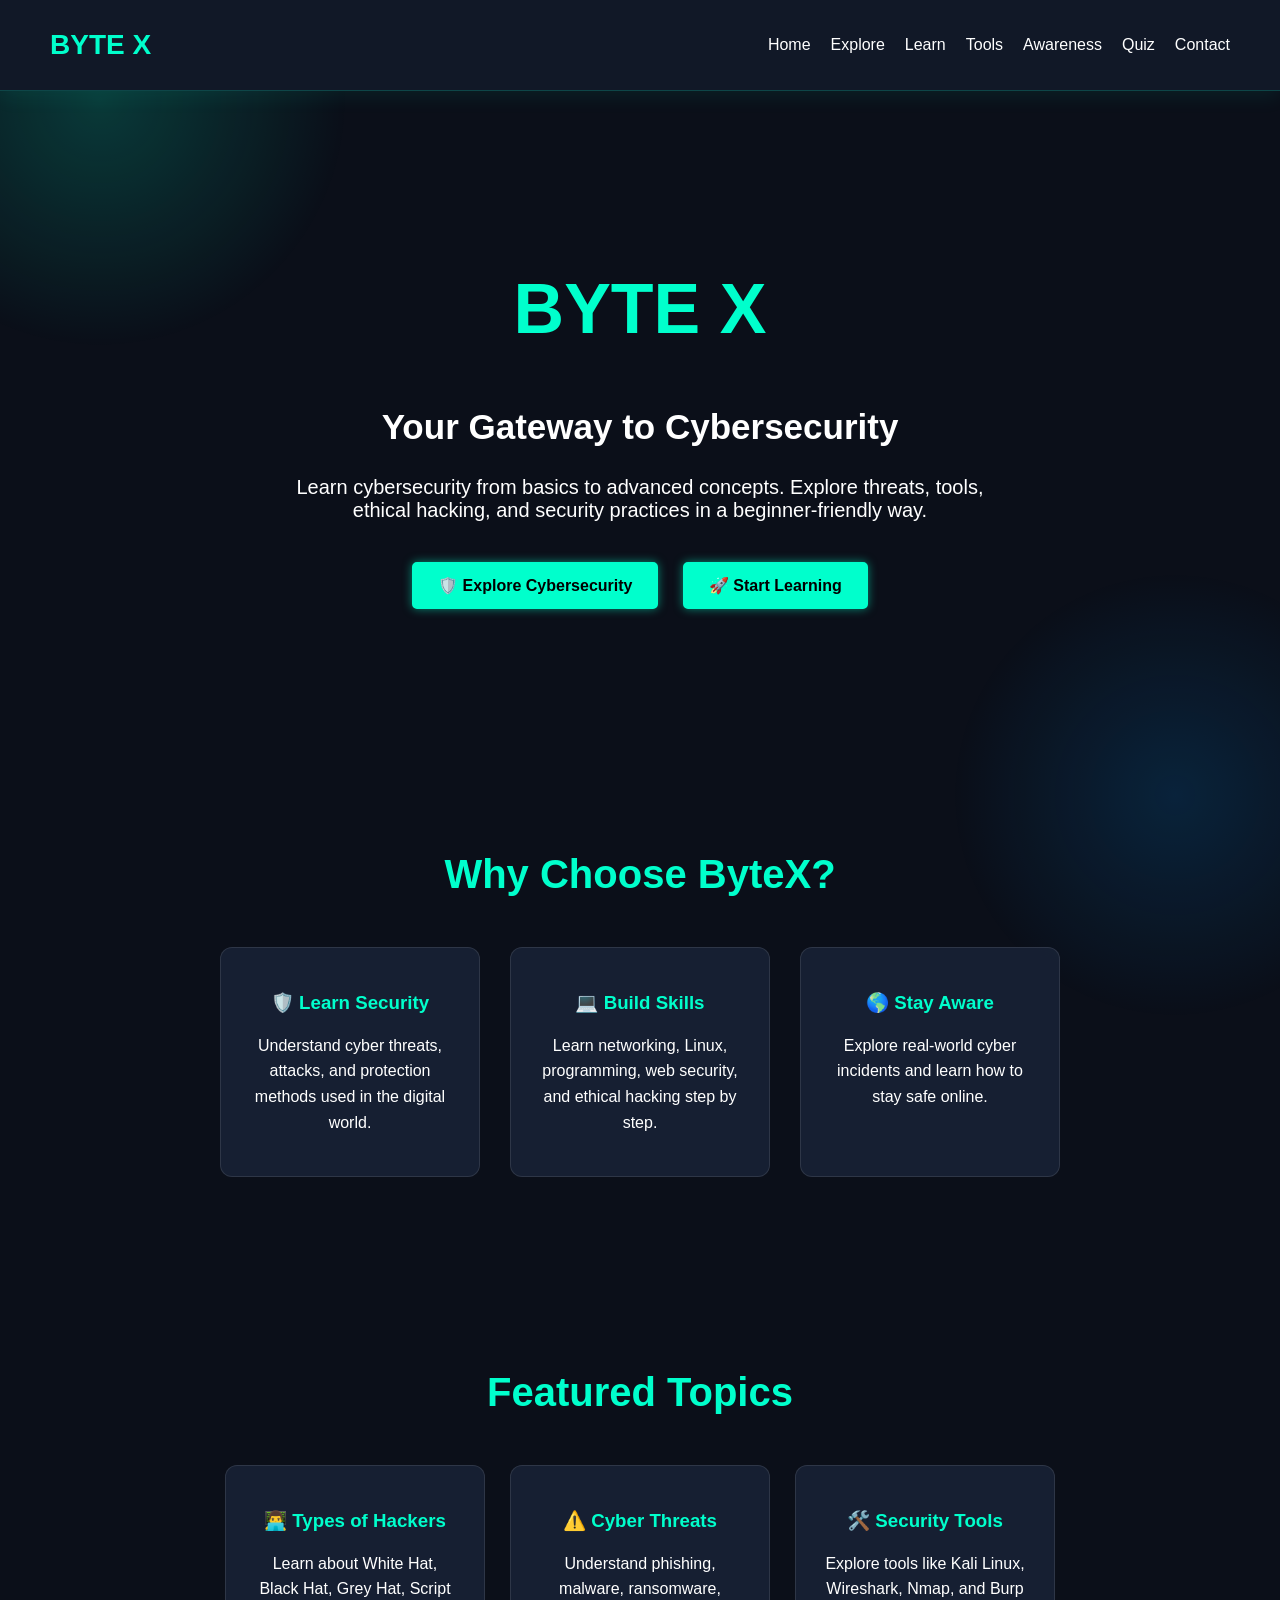
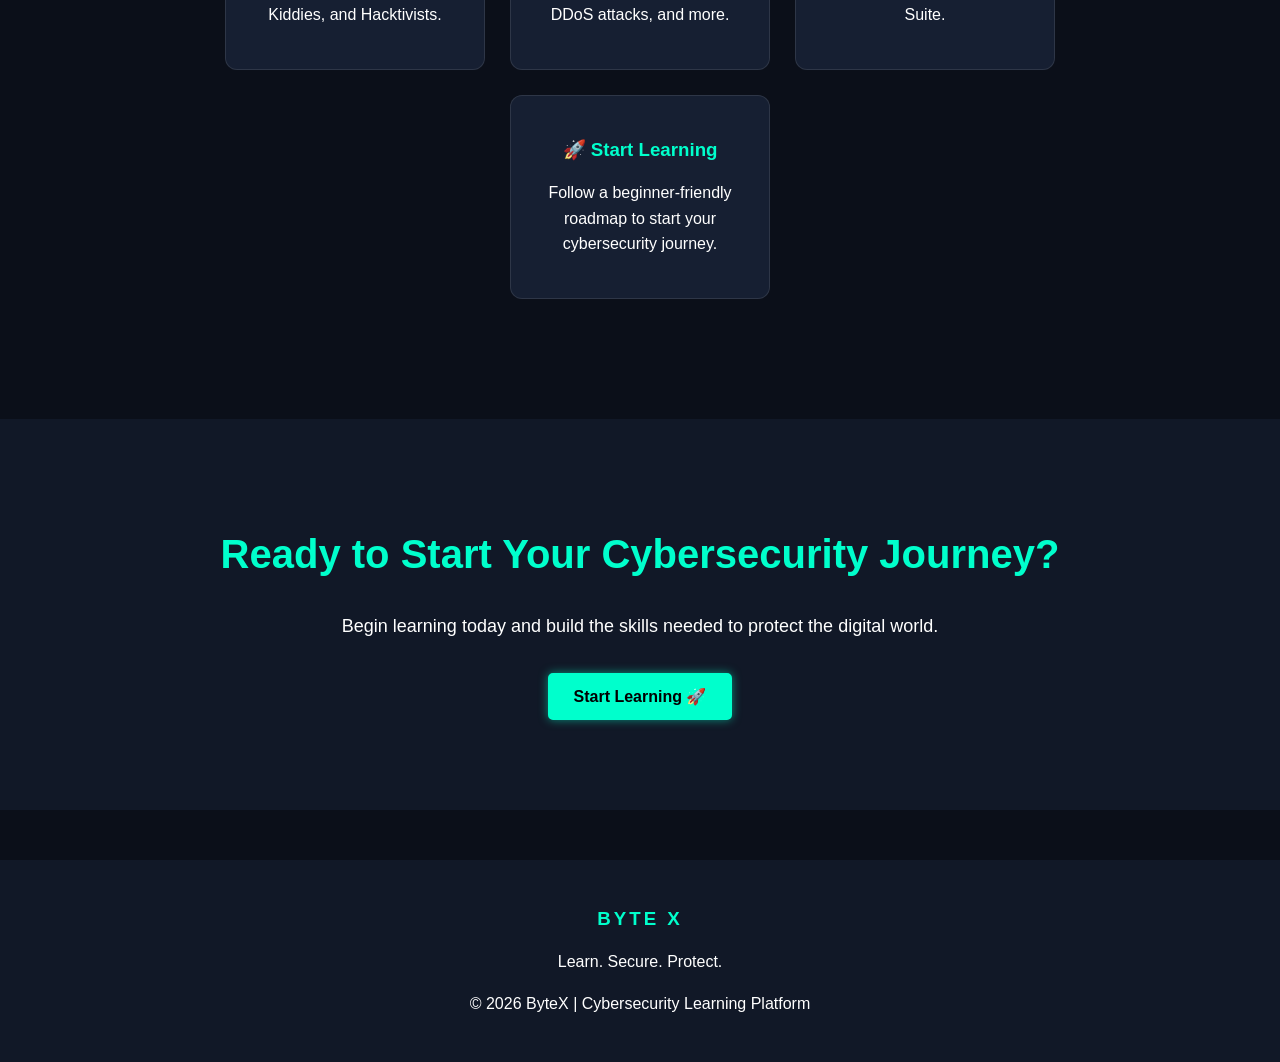
<file: index.html>
<!DOCTYPE html>
<html lang="en">

<head>
    <meta charset="UTF-8">
    <meta name="viewport" content="width=device-width, initial-scale=1.0">

    <title>Byte X | Cybersecurity Learning & Awareness</title>

    <link rel="stylesheet" href="style.css">
</head>


<body>


    <nav>

        <div class="logo">
            BYTE X
        </div>


        <ul>

            <li><a href="#">Home</a></li>

            <li><a href="pages/explore.html">Explore</a></li>

            <li><a href="pages/learn.html">Learn</a></li>

            <li><a href="pages/tools.html">Tools</a></li>

            <li><a href="pages/awareness.html">Awareness</a></li>

            <li><a href="pages/quiz.html">Quiz</a></li>

            <li><a href="pages/contact.html">Contact</a></li>

        </ul>

    </nav>



    <!-- Hero Section -->

    <section class="hero">


        <h1>BYTE X</h1>


        <h2>
            Your Gateway to Cybersecurity
        </h2>


        <p>
            Learn cybersecurity from basics to advanced concepts.
            Explore threats, tools, ethical hacking, and security
            practices in a beginner-friendly way.
        </p>


        <div class="buttons">


            <a href="pages/explore.html" class="btn">
                🛡️ Explore Cybersecurity
            </a>


            <a href="pages/learn.html" class="btn">
                🚀 Start Learning
            </a>


        </div>


    </section>




    <!-- Why ByteX Section -->

    <section class="why">


        <h2>
            Why Choose ByteX?
        </h2>


        <div class="topic-container">


            <div class="card">

                <h3>
                    🛡️ Learn Security
                </h3>

                <p>
                    Understand cyber threats, attacks, and
                    protection methods used in the digital world.
                </p>

            </div>



            <div class="card">

                <h3>
                    💻 Build Skills
                </h3>

                <p>
                    Learn networking, Linux, programming,
                    web security, and ethical hacking step by step.
                </p>

            </div>




            <div class="card">

                <h3>
                    🌎 Stay Aware
                </h3>

                <p>
                    Explore real-world cyber incidents and learn
                    how to stay safe online.
                </p>

            </div>


        </div>


    </section>





    <!-- Featured Topics -->

    <section class="topics">


        <h2>
            Featured Topics
        </h2>



        <div class="topic-container">


            <div class="card">

                <h3>
                    👨‍💻 Types of Hackers
                </h3>

                <p>
                    Learn about White Hat, Black Hat, Grey Hat,
                    Script Kiddies, and Hacktivists.
                </p>

            </div>




            <div class="card">

                <h3>
                    ⚠️ Cyber Threats
                </h3>

                <p>
                    Understand phishing, malware, ransomware,
                    DDoS attacks, and more.
                </p>

            </div>




            <div class="card">

                <h3>
                    🛠️ Security Tools
                </h3>

                <p>
                    Explore tools like Kali Linux, Wireshark,
                    Nmap, and Burp Suite.
                </p>

            </div>




            <div class="card">

                <h3>
                    🚀 Start Learning
                </h3>

                <p>
                    Follow a beginner-friendly roadmap to start
                    your cybersecurity journey.
                </p>

            </div>



        </div>


    </section>






    <!-- Call To Action -->

    <section class="cta">


        <h2>
            Ready to Start Your Cybersecurity Journey?
        </h2>


        <p>
            Begin learning today and build the skills needed
            to protect the digital world.
        </p>


        <a href="pages/learn.html" class="btn">
            Start Learning 🚀
        </a>


    </section>




    <script src="script.js"></script>

<footer>

    <h3>BYTE X</h3>

    <p>
        Learn. Secure. Protect.
    </p>

    <p>
        © 2026 ByteX | Cybersecurity Learning Platform
    </p>

</footer>
</body>

</html>
</file>
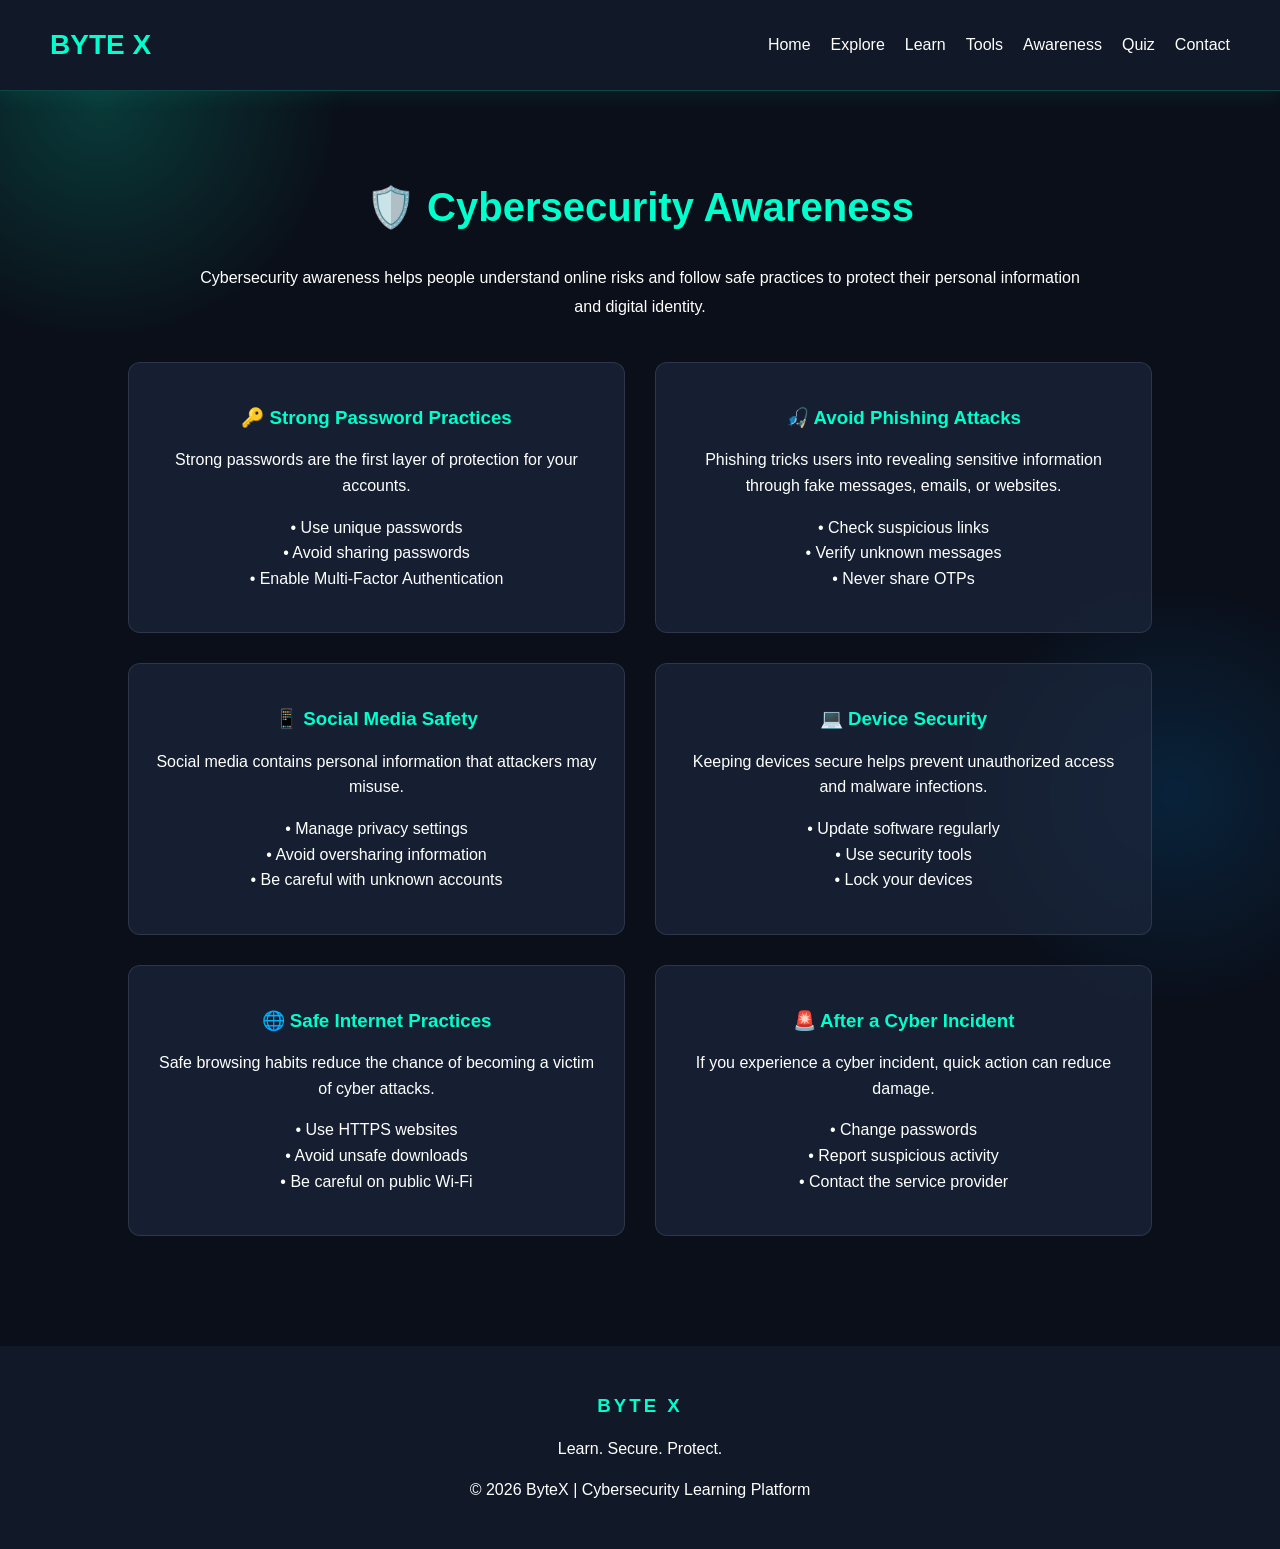
<file: pages/awareness.html>
<!DOCTYPE html>
<html lang="en">

<head>

<meta charset="UTF-8">
<meta name="viewport" content="width=device-width, initial-scale=1.0">

<title>Cyber Awareness | ByteX</title>

<link rel="stylesheet" href="../style.css">

</head>


<body>


<nav>

<div class="logo">
BYTE X
</div>


<ul>

<li><a href="../index.html">Home</a></li>
<li><a href="explore.html">Explore</a></li>
<li><a href="learn.html">Learn</a></li>
<li><a href="tools.html">Tools</a></li>
<li><a href="awareness.html">Awareness</a></li>
<li><a href="quiz.html">Quiz</a></li>
<li><a href="contact.html">Contact</a></li>

</ul>

</nav>




<section class="awareness">


<h1>🛡️ Cybersecurity Awareness</h1>


<p class="intro">
Cybersecurity awareness helps people understand online risks
and follow safe practices to protect their personal information
and digital identity.
</p>




<div class="awareness-container">



<div class="card">

<h3>🔑 Strong Password Practices</h3>

<p>
Strong passwords are the first layer of protection for your
accounts.
</p>

<p>
• Use unique passwords
<br>
• Avoid sharing passwords
<br>
• Enable Multi-Factor Authentication
</p>

</div>




<div class="card">

<h3>🎣 Avoid Phishing Attacks</h3>

<p>
Phishing tricks users into revealing sensitive information
through fake messages, emails, or websites.
</p>

<p>
• Check suspicious links
<br>
• Verify unknown messages
<br>
• Never share OTPs
</p>

</div>




<div class="card">

<h3>📱 Social Media Safety</h3>

<p>
Social media contains personal information that attackers
may misuse.
</p>

<p>
• Manage privacy settings
<br>
• Avoid oversharing information
<br>
• Be careful with unknown accounts
</p>

</div>




<div class="card">

<h3>💻 Device Security</h3>

<p>
Keeping devices secure helps prevent unauthorized access
and malware infections.
</p>

<p>
• Update software regularly
<br>
• Use security tools
<br>
• Lock your devices
</p>

</div>




<div class="card">

<h3>🌐 Safe Internet Practices</h3>

<p>
Safe browsing habits reduce the chance of becoming a victim
of cyber attacks.
</p>

<p>
• Use HTTPS websites
<br>
• Avoid unsafe downloads
<br>
• Be careful on public Wi-Fi
</p>

</div>




<div class="card">

<h3>🚨 After a Cyber Incident</h3>

<p>
If you experience a cyber incident, quick action can reduce
damage.
</p>

<p>
• Change passwords
<br>
• Report suspicious activity
<br>
• Contact the service provider
</p>

</div>



</div>


</section>

<footer>

    <h3>BYTE X</h3>

    <p>
        Learn. Secure. Protect.
    </p>

    <p>
        © 2026 ByteX | Cybersecurity Learning Platform
    </p>

</footer>

</body>

</html>
</file>
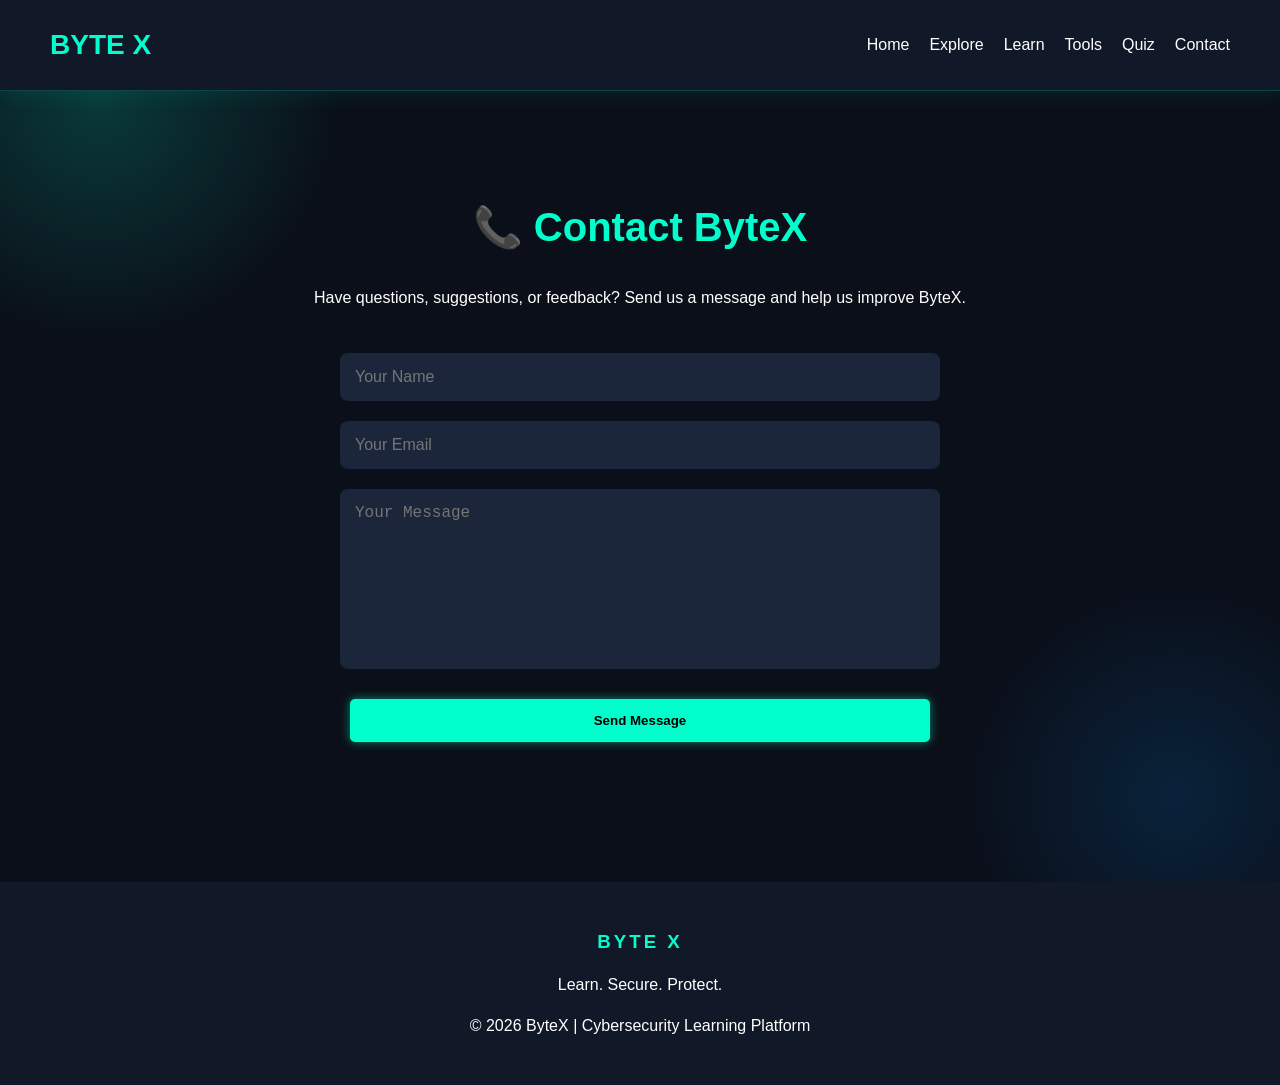
<file: pages/contact.html>
<!DOCTYPE html>
<html lang="en">

<head>

<meta charset="UTF-8">
<meta name="viewport" content="width=device-width, initial-scale=1.0">

<title>Contact | ByteX</title>

<link rel="stylesheet" href="../style.css">

</head>

<body>


<nav>

<div class="logo">
BYTE X
</div>


<ul>

<li><a href="../index.html">Home</a></li>
<li><a href="explore.html">Explore</a></li>
<li><a href="learn.html">Learn</a></li>
<li><a href="tools.html">Tools</a></li>
<li><a href="quiz.html">Quiz</a></li>
<li><a href="contact.html">Contact</a></li>

</ul>

</nav>




<section class="contact">


<h1>📞 Contact ByteX</h1>


<p class="intro">
Have questions, suggestions, or feedback?
Send us a message and help us improve ByteX.
</p>




<form class="contact-form">


<input type="text" placeholder="Your Name">


<input type="email" placeholder="Your Email">


<textarea placeholder="Your Message"></textarea>


<button class="btn">
Send Message
</button>


</form>


</section>

<footer>

    <h3>BYTE X</h3>

    <p>
        Learn. Secure. Protect.
    </p>

    <p>
        © 2026 ByteX | Cybersecurity Learning Platform
    </p>

</footer>

</body>

</html>
</file>
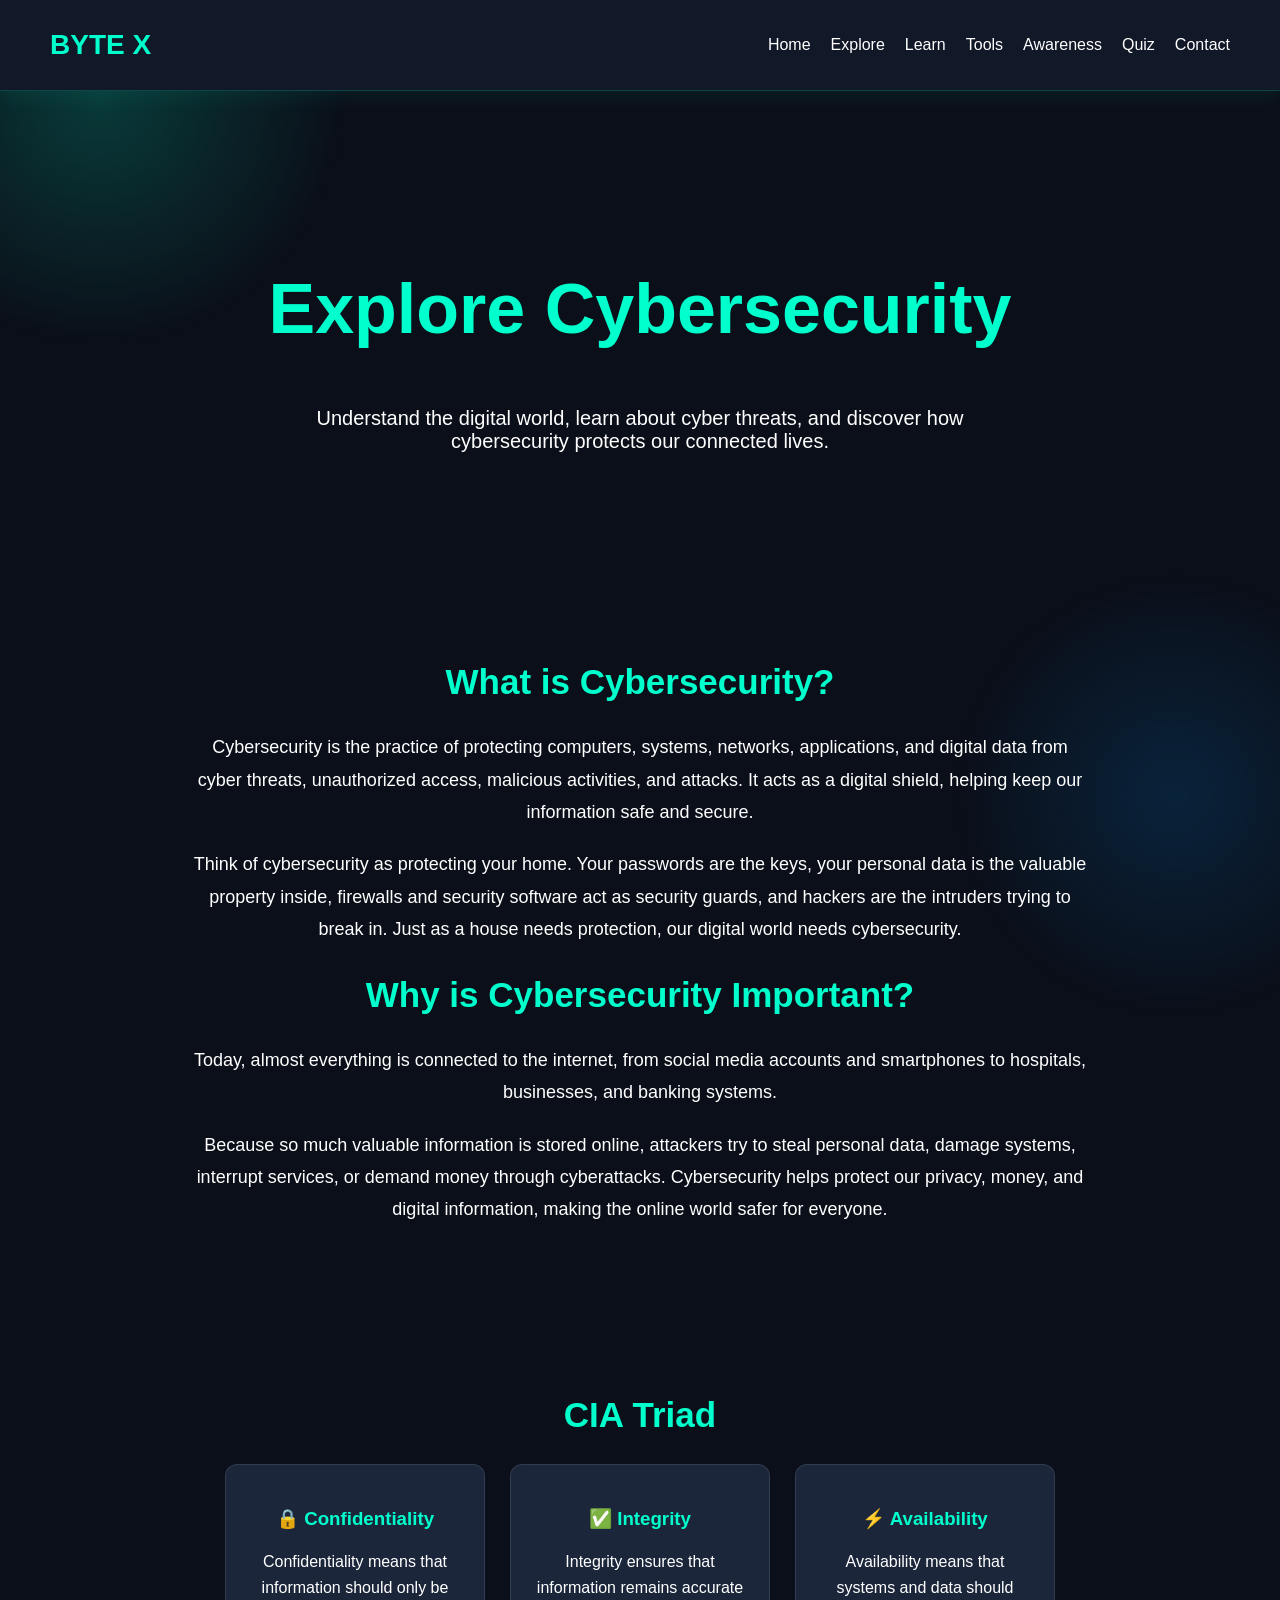
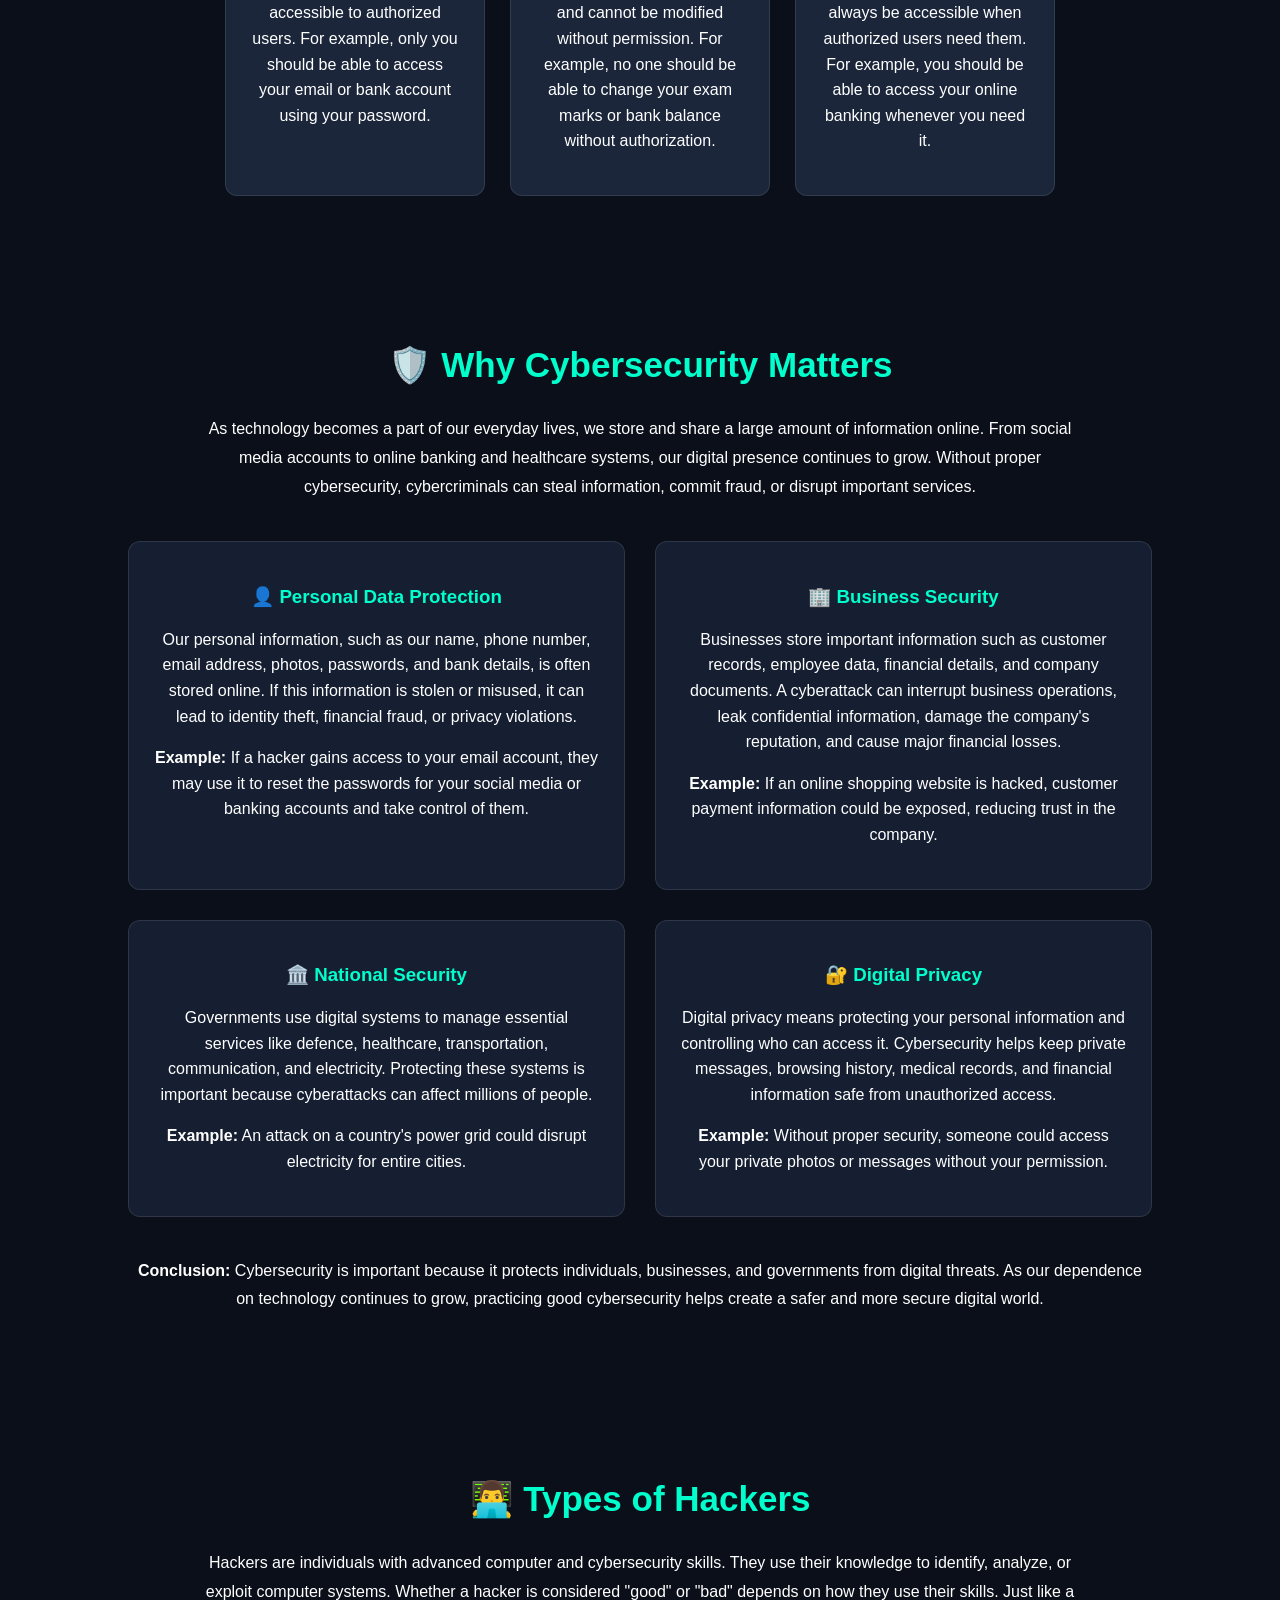
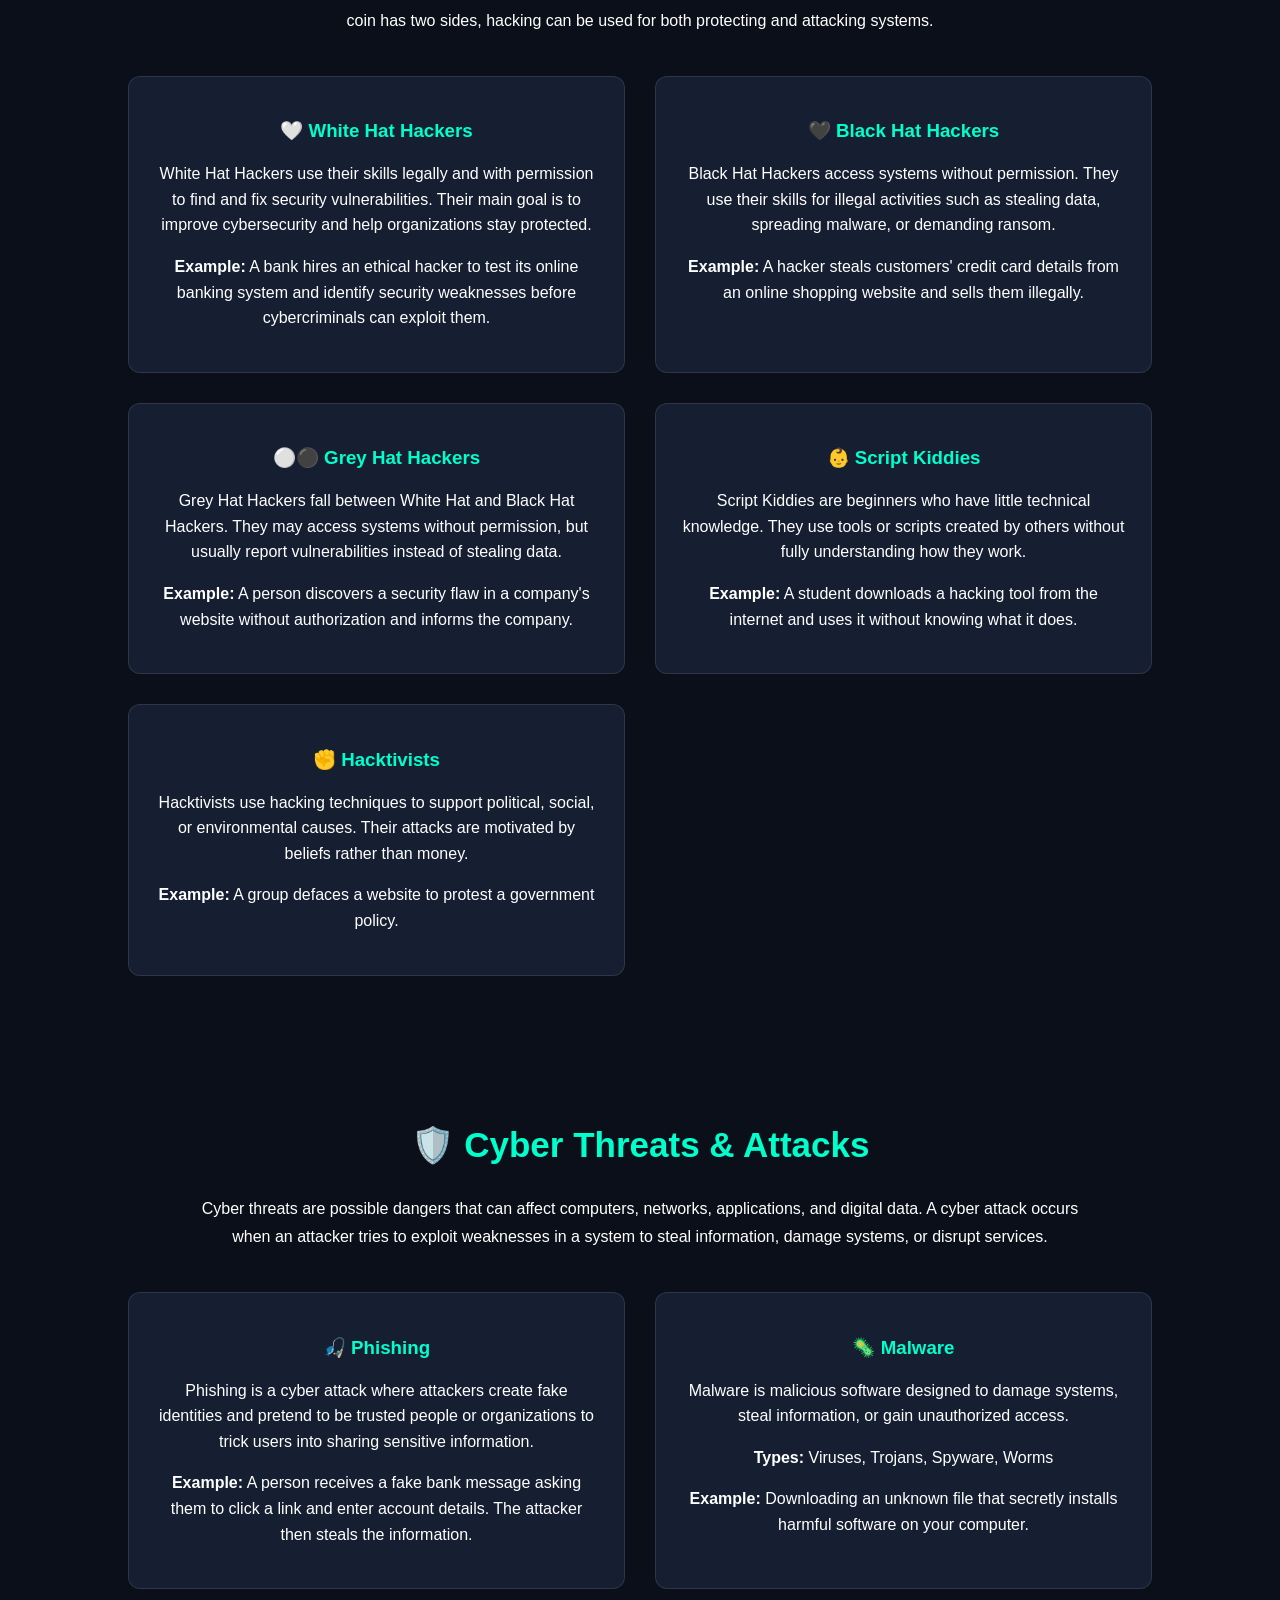
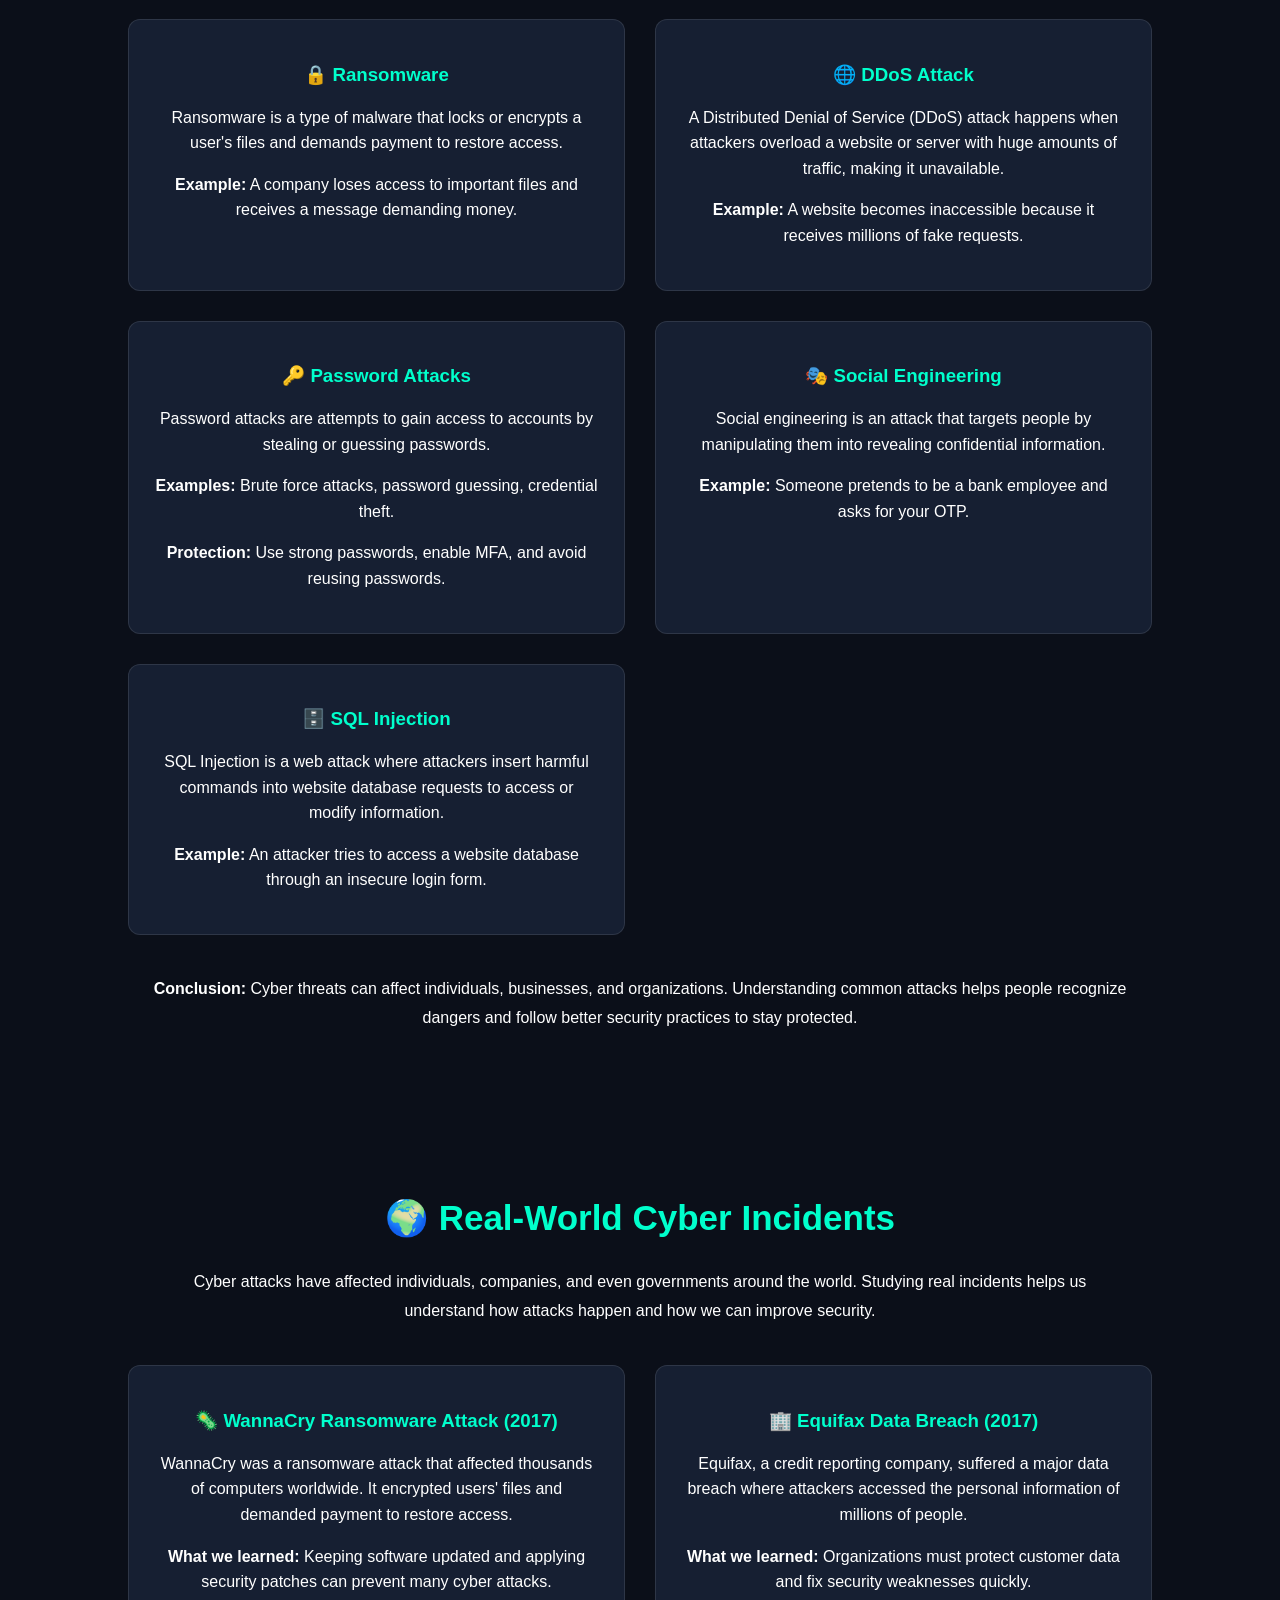
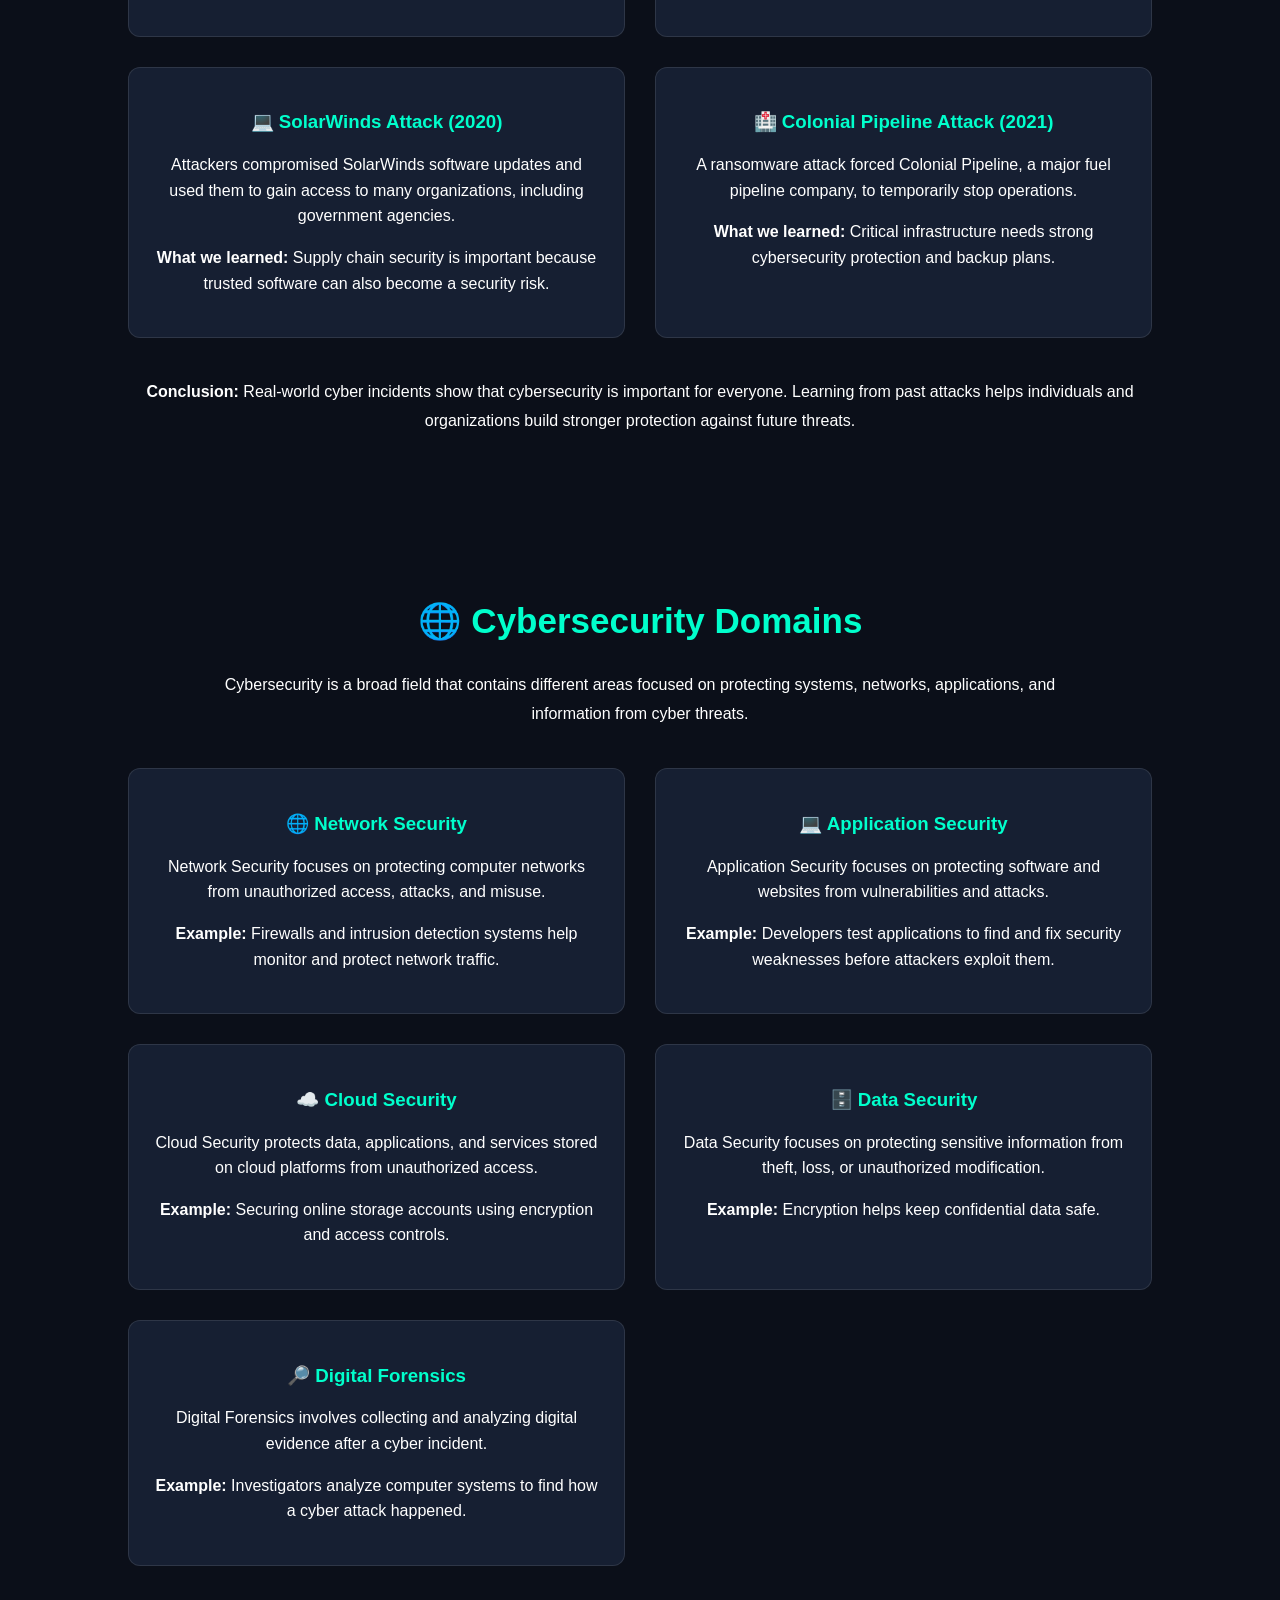
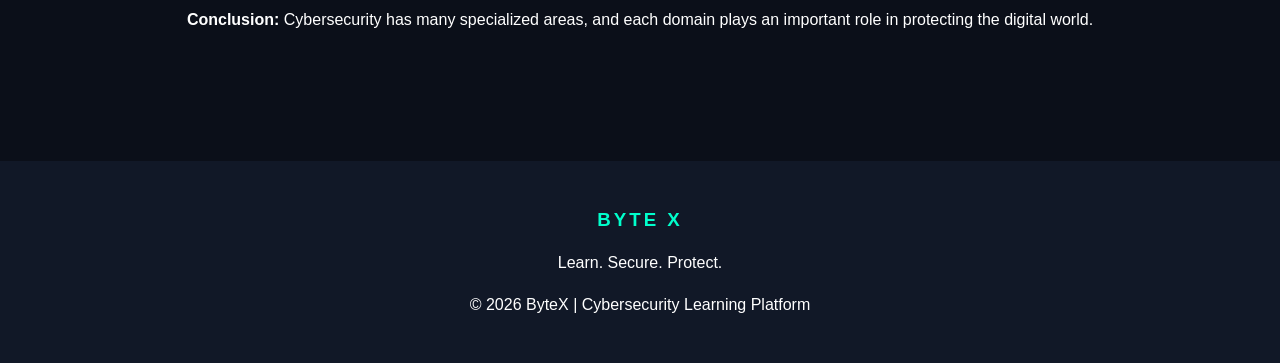
<file: pages/explore.html>
<!DOCTYPE html>
<html lang="en">
<head>
    <meta charset="UTF-8">
    <meta name="viewport" content="width=device-width, initial-scale=1.0">
    <title>Explore Cybersecurity | ByteX</title>

    <link rel="stylesheet" href="../style.css">
</head>

<body>

    <nav>
        <div class="logo">BYTE X</div>

        <ul>
            <li><a href="../index.html">Home</a></li>
            <li><a href="explore.html">Explore</a></li>
            <li><a href="learn.html">Learn</a></li>
            <li><a href="tools.html">Tools</a></li>
            <li><a href="awareness.html">Awareness</a></li>
            <li><a href="quiz.html">Quiz</a></li>
            <li><a href="contact.html">Contact</a></li>
        </ul>
    </nav>
    <section class="hero">

    <h1>Explore Cybersecurity</h1>

    <p>
        Understand the digital world, learn about cyber threats,
        and discover how cybersecurity protects our connected lives.
    </p>

</section>
<section class="content">

    <h2>What is Cybersecurity?</h2>

    <p>
        Cybersecurity is the practice of protecting computers,
        systems, networks, applications, and digital data from
        cyber threats, unauthorized access, malicious activities,
        and attacks. It acts as a digital shield, helping keep our
        information safe and secure.
    </p>

    <p>
        Think of cybersecurity as protecting your home. Your
        passwords are the keys, your personal data is the valuable
        property inside, firewalls and security software act as
        security guards, and hackers are the intruders trying to
        break in. Just as a house needs protection, our digital
        world needs cybersecurity.
    </p>


    <h2>Why is Cybersecurity Important?</h2>

    <p>
        Today, almost everything is connected to the internet,
        from social media accounts and smartphones to hospitals,
        businesses, and banking systems.
    </p>

    <p>
        Because so much valuable information is stored online,
        attackers try to steal personal data, damage systems,
        interrupt services, or demand money through cyberattacks.
        Cybersecurity helps protect our privacy, money, and digital
        information, making the online world safer for everyone.
    </p>

</section>
<section class="cia">

    <h2>CIA Triad</h2>

    <div class="cia-container">

        <div class="card">
            <h3>🔒 Confidentiality</h3>
            <p>
                Confidentiality means that information should only
                be accessible to authorized users. For example,
                only you should be able to access your email or
                bank account using your password.
            </p>
        </div>


        <div class="card">
            <h3>✅ Integrity</h3>
            <p>
                Integrity ensures that information remains accurate
                and cannot be modified without permission. For example,
                no one should be able to change your exam marks or
                bank balance without authorization.
            </p>
        </div>


        <div class="card">
            <h3>⚡ Availability</h3>
            <p>
                Availability means that systems and data should always
                be accessible when authorized users need them. For
                example, you should be able to access your online
                banking whenever you need it.
            </p>
        </div>

    </div>

</section>
<section class="importance">

    <h2>🛡️ Why Cybersecurity Matters</h2>

    <p class="intro">
        As technology becomes a part of our everyday lives, we store
        and share a large amount of information online. From social
        media accounts to online banking and healthcare systems, our
        digital presence continues to grow. Without proper
        cybersecurity, cybercriminals can steal information, commit
        fraud, or disrupt important services.
    </p>


    <div class="importance-container">

        <div class="card">
            <h3>👤 Personal Data Protection</h3>

            <p>
                Our personal information, such as our name, phone number,
                email address, photos, passwords, and bank details, is
                often stored online. If this information is stolen or
                misused, it can lead to identity theft, financial fraud,
                or privacy violations.
            </p>

            <p>
                <b>Example:</b> If a hacker gains access to your email
                account, they may use it to reset the passwords for your
                social media or banking accounts and take control of them.
            </p>
        </div>


        <div class="card">
            <h3>🏢 Business Security</h3>

            <p>
                Businesses store important information such as customer
                records, employee data, financial details, and company
                documents. A cyberattack can interrupt business
                operations, leak confidential information, damage the
                company's reputation, and cause major financial losses.
            </p>

            <p>
                <b>Example:</b> If an online shopping website is hacked,
                customer payment information could be exposed, reducing
                trust in the company.
            </p>
        </div>


        <div class="card">
            <h3>🏛️ National Security</h3>

            <p>
                Governments use digital systems to manage essential
                services like defence, healthcare, transportation,
                communication, and electricity. Protecting these systems
                is important because cyberattacks can affect millions of
                people.
            </p>

            <p>
                <b>Example:</b> An attack on a country's power grid could
                disrupt electricity for entire cities.
            </p>
        </div>


        <div class="card">
            <h3>🔐 Digital Privacy</h3>

            <p>
                Digital privacy means protecting your personal information
                and controlling who can access it. Cybersecurity helps
                keep private messages, browsing history, medical records,
                and financial information safe from unauthorized access.
            </p>

            <p>
                <b>Example:</b> Without proper security, someone could
                access your private photos or messages without your
                permission.
            </p>
        </div>

    </div>


    <p class="conclusion">
        <b>Conclusion:</b> Cybersecurity is important because it protects
        individuals, businesses, and governments from digital threats.
        As our dependence on technology continues to grow, practicing
        good cybersecurity helps create a safer and more secure digital
        world.
    </p>

</section>
<section class="hackers">

    <h2>👨‍💻 Types of Hackers</h2>

    <p class="intro">
        Hackers are individuals with advanced computer and cybersecurity
        skills. They use their knowledge to identify, analyze, or exploit
        computer systems. Whether a hacker is considered "good" or "bad"
        depends on how they use their skills. Just like a coin has two
        sides, hacking can be used for both protecting and attacking systems.
    </p>


    <div class="hackers-container">

        <div class="card">
            <h3>🤍 White Hat Hackers</h3>

            <p>
                White Hat Hackers use their skills legally and with
                permission to find and fix security vulnerabilities.
                Their main goal is to improve cybersecurity and help
                organizations stay protected.
            </p>

            <p>
                <b>Example:</b> A bank hires an ethical hacker to test
                its online banking system and identify security
                weaknesses before cybercriminals can exploit them.
            </p>
        </div>


        <div class="card">
            <h3>🖤 Black Hat Hackers</h3>

            <p>
                Black Hat Hackers access systems without permission.
                They use their skills for illegal activities such as
                stealing data, spreading malware, or demanding ransom.
            </p>

            <p>
                <b>Example:</b> A hacker steals customers' credit card
                details from an online shopping website and sells them
                illegally.
            </p>
        </div>


        <div class="card">
            <h3>⚪⚫ Grey Hat Hackers</h3>

            <p>
                Grey Hat Hackers fall between White Hat and Black Hat
                Hackers. They may access systems without permission,
                but usually report vulnerabilities instead of stealing
                data.
            </p>

            <p>
                <b>Example:</b> A person discovers a security flaw in
                a company's website without authorization and informs
                the company.
            </p>
        </div>


        <div class="card">
            <h3>👶 Script Kiddies</h3>

            <p>
                Script Kiddies are beginners who have little technical
                knowledge. They use tools or scripts created by others
                without fully understanding how they work.
            </p>

            <p>
                <b>Example:</b> A student downloads a hacking tool from
                the internet and uses it without knowing what it does.
            </p>
        </div>


        <div class="card">
            <h3>✊ Hacktivists</h3>

            <p>
                Hacktivists use hacking techniques to support political,
                social, or environmental causes. Their attacks are
                motivated by beliefs rather than money.
            </p>

            <p>
                <b>Example:</b> A group defaces a website to protest a
                government policy.
            </p>
        </div>


    </div>

</section>
<section class="threats">

    <h2>🛡️ Cyber Threats & Attacks</h2>

    <p class="intro">
        Cyber threats are possible dangers that can affect computers,
        networks, applications, and digital data. A cyber attack occurs
        when an attacker tries to exploit weaknesses in a system to steal
        information, damage systems, or disrupt services.
    </p>


    <div class="threats-container">

        <div class="card">
            <h3>🎣 Phishing</h3>

            <p>
                Phishing is a cyber attack where attackers create fake
                identities and pretend to be trusted people or organizations
                to trick users into sharing sensitive information.
            </p>

            <p>
                <b>Example:</b> A person receives a fake bank message asking
                them to click a link and enter account details. The attacker
                then steals the information.
            </p>
        </div>


        <div class="card">
            <h3>🦠 Malware</h3>

            <p>
                Malware is malicious software designed to damage systems,
                steal information, or gain unauthorized access.
            </p>

            <p>
                <b>Types:</b> Viruses, Trojans, Spyware, Worms
            </p>

            <p>
                <b>Example:</b> Downloading an unknown file that secretly
                installs harmful software on your computer.
            </p>
        </div>


        <div class="card">
            <h3>🔒 Ransomware</h3>

            <p>
                Ransomware is a type of malware that locks or encrypts a
                user's files and demands payment to restore access.
            </p>

            <p>
                <b>Example:</b> A company loses access to important files
                and receives a message demanding money.
            </p>
        </div>


        <div class="card">
            <h3>🌐 DDoS Attack</h3>

            <p>
                A Distributed Denial of Service (DDoS) attack happens when
                attackers overload a website or server with huge amounts
                of traffic, making it unavailable.
            </p>

            <p>
                <b>Example:</b> A website becomes inaccessible because it
                receives millions of fake requests.
            </p>
        </div>


        <div class="card">
            <h3>🔑 Password Attacks</h3>

            <p>
                Password attacks are attempts to gain access to accounts
                by stealing or guessing passwords.
            </p>

            <p>
                <b>Examples:</b> Brute force attacks, password guessing,
                credential theft.
            </p>

            <p>
                <b>Protection:</b> Use strong passwords, enable MFA, and
                avoid reusing passwords.
            </p>
        </div>


        <div class="card">
            <h3>🎭 Social Engineering</h3>

            <p>
                Social engineering is an attack that targets people by
                manipulating them into revealing confidential information.
            </p>

            <p>
                <b>Example:</b> Someone pretends to be a bank employee
                and asks for your OTP.
            </p>
        </div>


        <div class="card">
            <h3>🗄️ SQL Injection</h3>

            <p>
                SQL Injection is a web attack where attackers insert
                harmful commands into website database requests to access
                or modify information.
            </p>

            <p>
                <b>Example:</b> An attacker tries to access a website
                database through an insecure login form.
            </p>
        </div>

    </div>


    <p class="conclusion">
        <b>Conclusion:</b> Cyber threats can affect individuals,
        businesses, and organizations. Understanding common attacks
        helps people recognize dangers and follow better security
        practices to stay protected.
    </p>

</section>
<section class="incidents">

    <h2>🌍 Real-World Cyber Incidents</h2>

    <p class="intro">
        Cyber attacks have affected individuals, companies, and even
        governments around the world. Studying real incidents helps us
        understand how attacks happen and how we can improve security.
    </p>


    <div class="incidents-container">

        <div class="card">
            <h3>🦠 WannaCry Ransomware Attack (2017)</h3>

            <p>
                WannaCry was a ransomware attack that affected thousands
                of computers worldwide. It encrypted users' files and
                demanded payment to restore access.
            </p>

            <p>
                <b>What we learned:</b>
                Keeping software updated and applying security patches
                can prevent many cyber attacks.
            </p>
        </div>


        <div class="card">
            <h3>🏢 Equifax Data Breach (2017)</h3>

            <p>
                Equifax, a credit reporting company, suffered a major
                data breach where attackers accessed the personal
                information of millions of people.
            </p>

            <p>
                <b>What we learned:</b>
                Organizations must protect customer data and fix
                security weaknesses quickly.
            </p>
        </div>


        <div class="card">
            <h3>💻 SolarWinds Attack (2020)</h3>

            <p>
                Attackers compromised SolarWinds software updates and
                used them to gain access to many organizations,
                including government agencies.
            </p>

            <p>
                <b>What we learned:</b>
                Supply chain security is important because trusted
                software can also become a security risk.
            </p>
        </div>


        <div class="card">
            <h3>🏥 Colonial Pipeline Attack (2021)</h3>

            <p>
                A ransomware attack forced Colonial Pipeline, a major
                fuel pipeline company, to temporarily stop operations.
            </p>

            <p>
                <b>What we learned:</b>
                Critical infrastructure needs strong cybersecurity
                protection and backup plans.
            </p>
        </div>


    </div>


    <p class="conclusion">
        <b>Conclusion:</b>
        Real-world cyber incidents show that cybersecurity is important
        for everyone. Learning from past attacks helps individuals and
        organizations build stronger protection against future threats.
    </p>

</section>
<section class="domains">

    <h2>🌐 Cybersecurity Domains</h2>

    <p class="intro">
        Cybersecurity is a broad field that contains different areas
        focused on protecting systems, networks, applications, and
        information from cyber threats.
    </p>


    <div class="domains-container">

        <div class="card">
            <h3>🌐 Network Security</h3>

            <p>
                Network Security focuses on protecting computer networks
                from unauthorized access, attacks, and misuse.
            </p>

            <p>
                <b>Example:</b> Firewalls and intrusion detection systems
                help monitor and protect network traffic.
            </p>
        </div>


        <div class="card">
            <h3>💻 Application Security</h3>

            <p>
                Application Security focuses on protecting software and
                websites from vulnerabilities and attacks.
            </p>

            <p>
                <b>Example:</b> Developers test applications to find and
                fix security weaknesses before attackers exploit them.
            </p>
        </div>


        <div class="card">
            <h3>☁️ Cloud Security</h3>

            <p>
                Cloud Security protects data, applications, and services
                stored on cloud platforms from unauthorized access.
            </p>

            <p>
                <b>Example:</b> Securing online storage accounts using
                encryption and access controls.
            </p>
        </div>


        <div class="card">
            <h3>🗄️ Data Security</h3>

            <p>
                Data Security focuses on protecting sensitive information
                from theft, loss, or unauthorized modification.
            </p>

            <p>
                <b>Example:</b> Encryption helps keep confidential data
                safe.
            </p>
        </div>


        <div class="card">
            <h3>🔎 Digital Forensics</h3>

            <p>
                Digital Forensics involves collecting and analyzing
                digital evidence after a cyber incident.
            </p>

            <p>
                <b>Example:</b> Investigators analyze computer systems
                to find how a cyber attack happened.
            </p>
        </div>


    </div>


    <p class="conclusion">
        <b>Conclusion:</b>
        Cybersecurity has many specialized areas, and each domain plays
        an important role in protecting the digital world.
    </p>

</section>
<footer>

    <h3>BYTE X</h3>

    <p>
        Learn. Secure. Protect.
    </p>

    <p>
        © 2026 ByteX | Cybersecurity Learning Platform
    </p>

</footer>
</body>
</html>
</file>
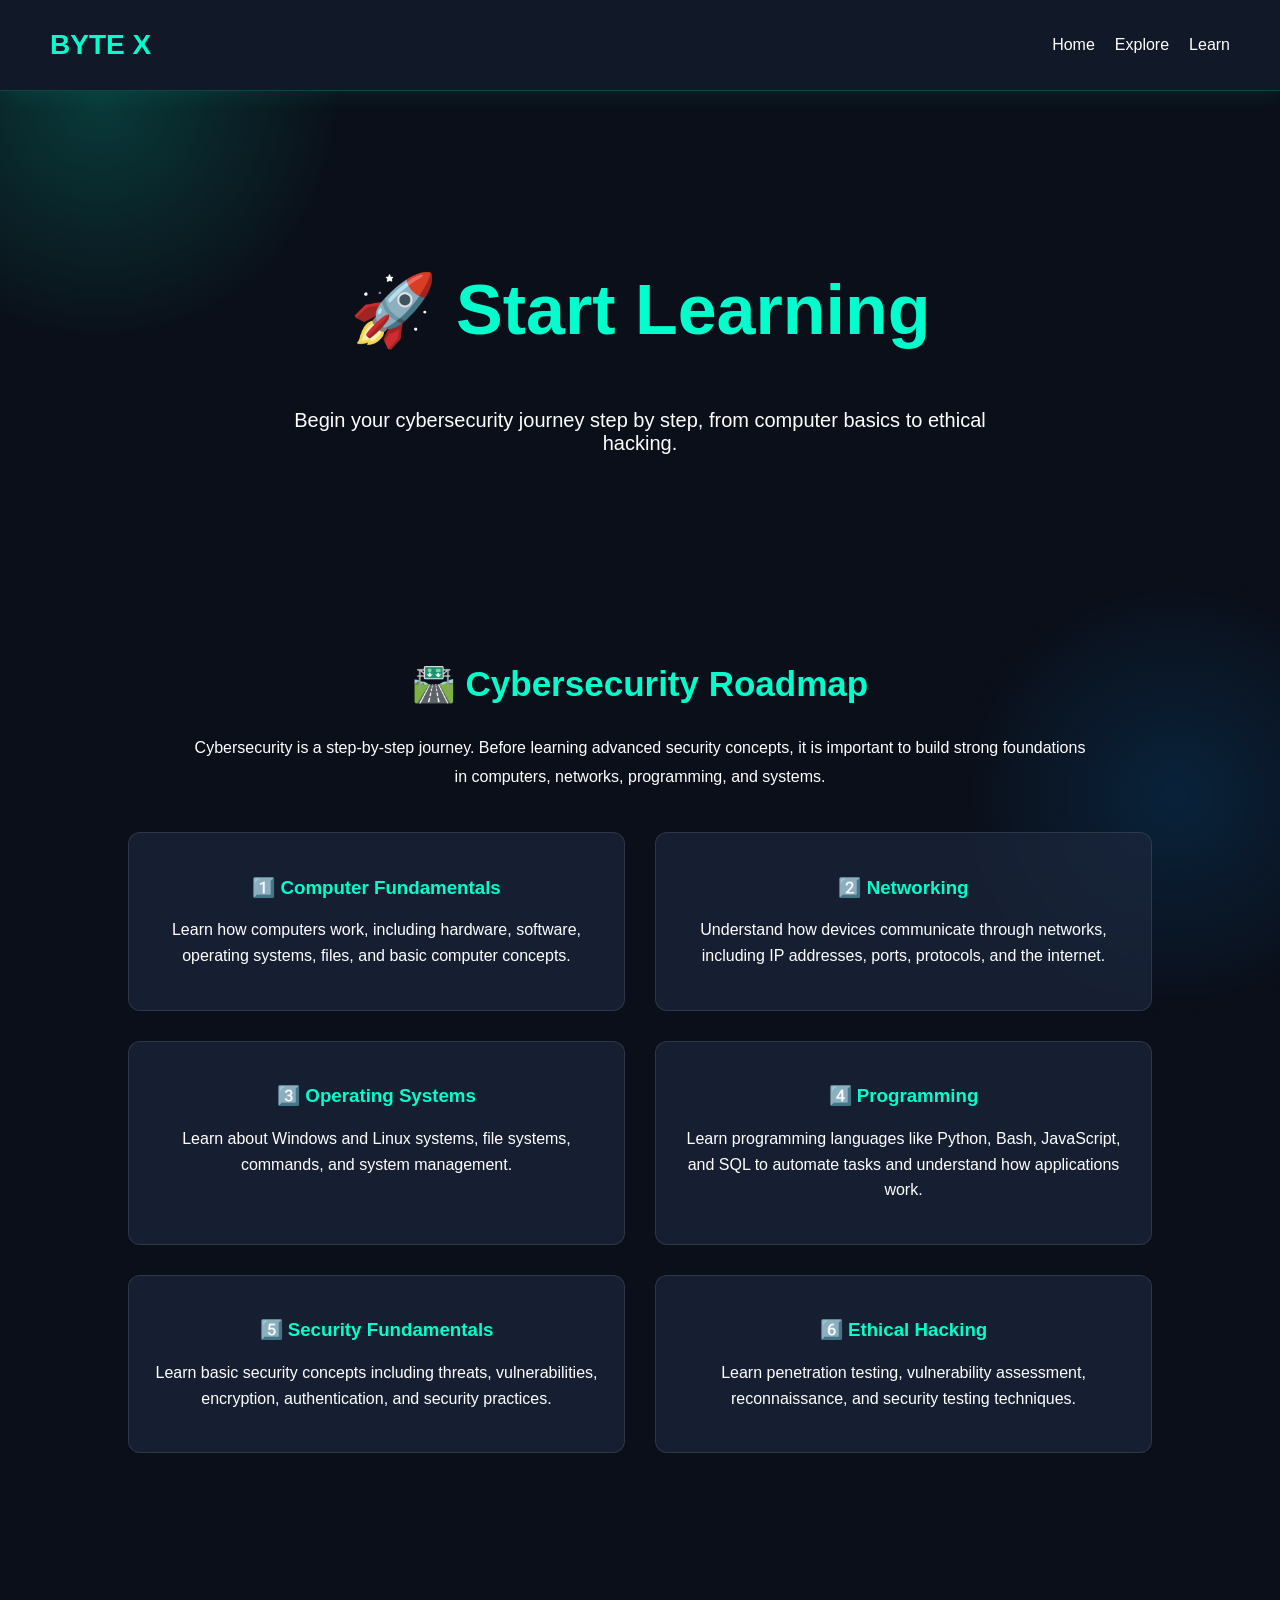
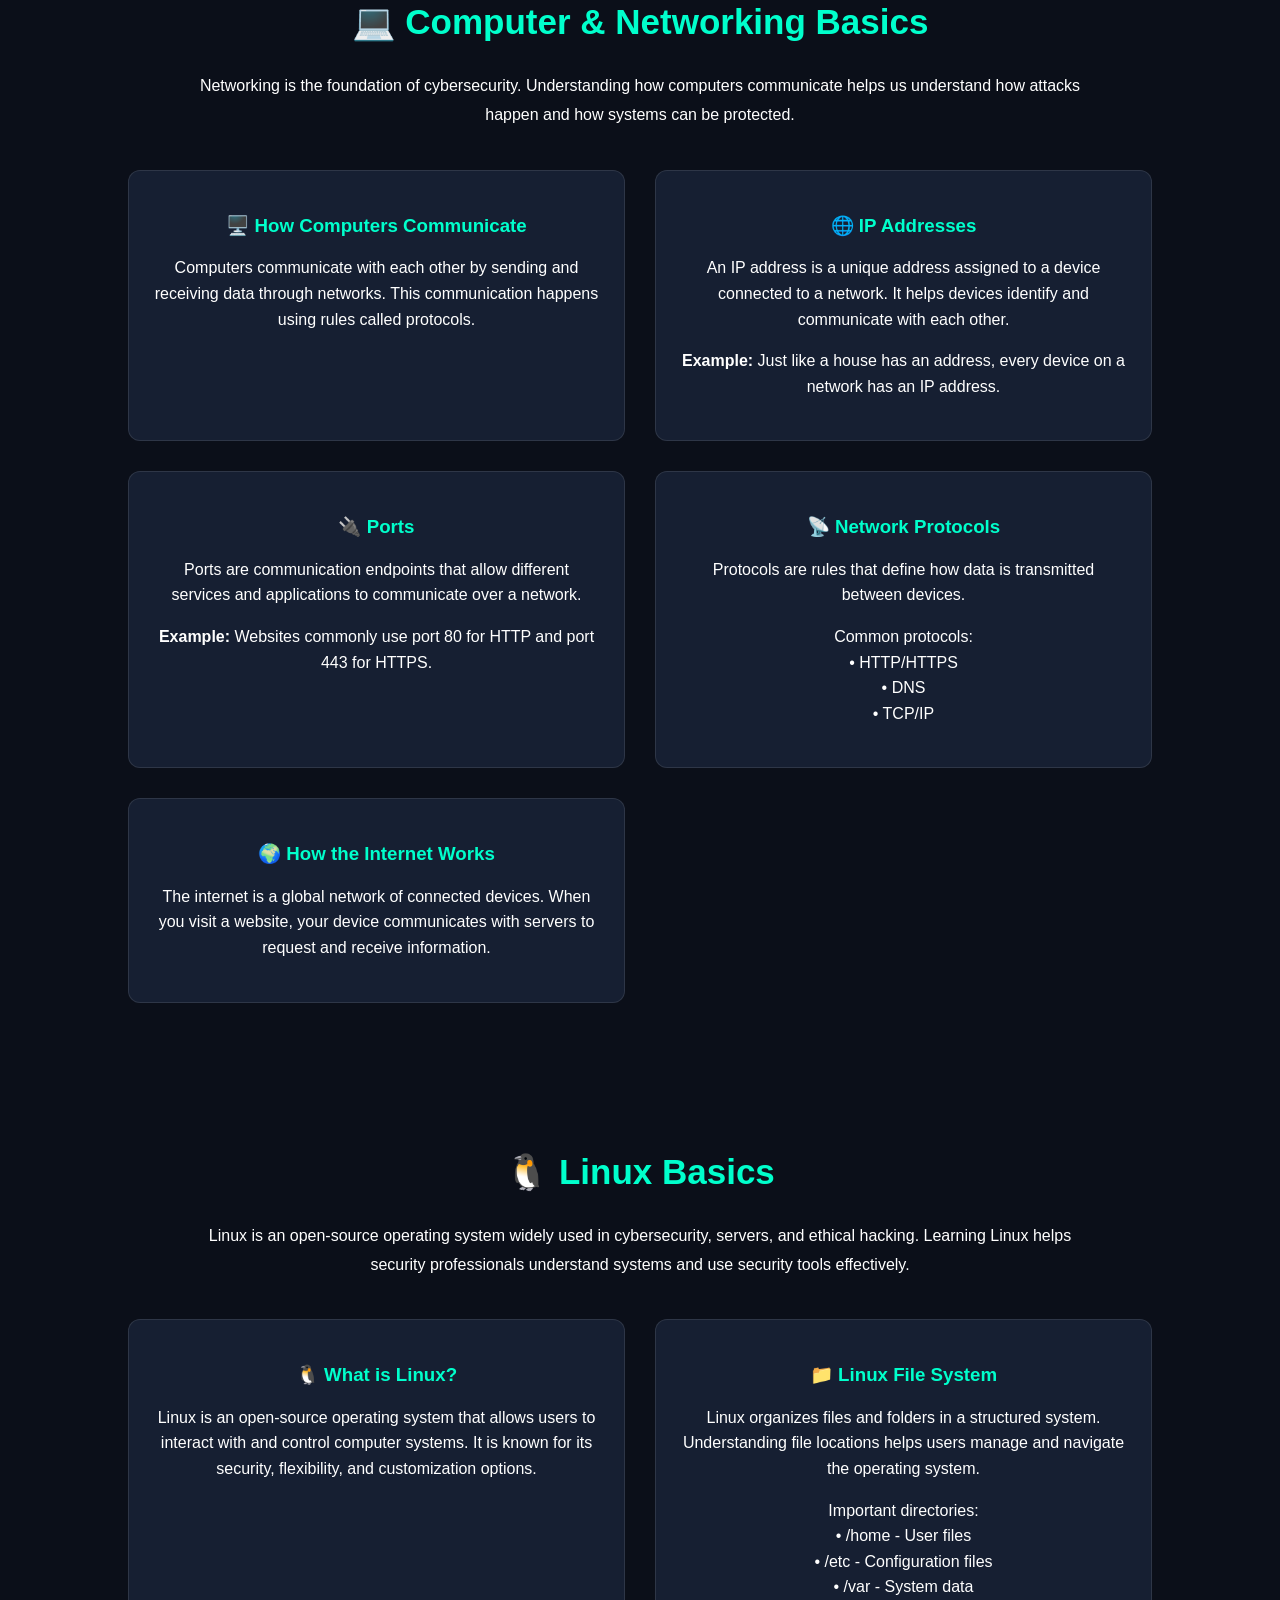
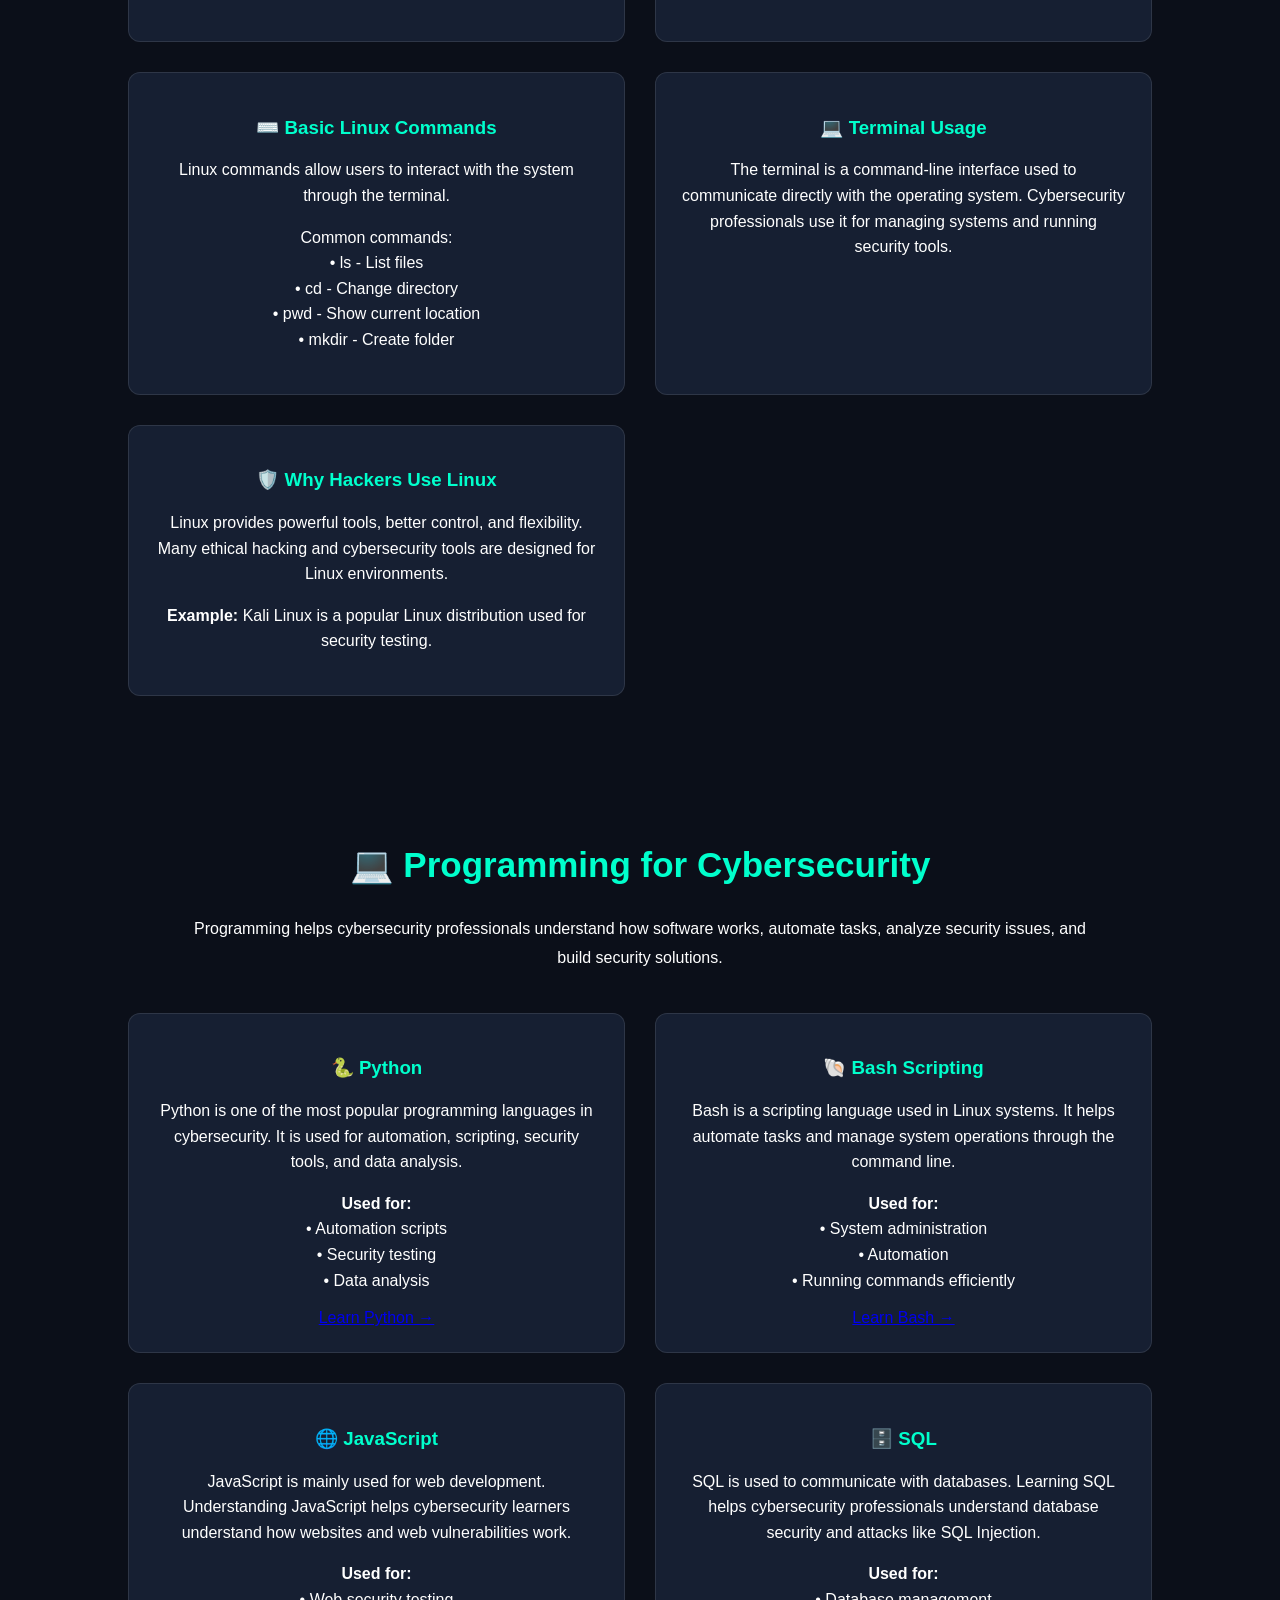
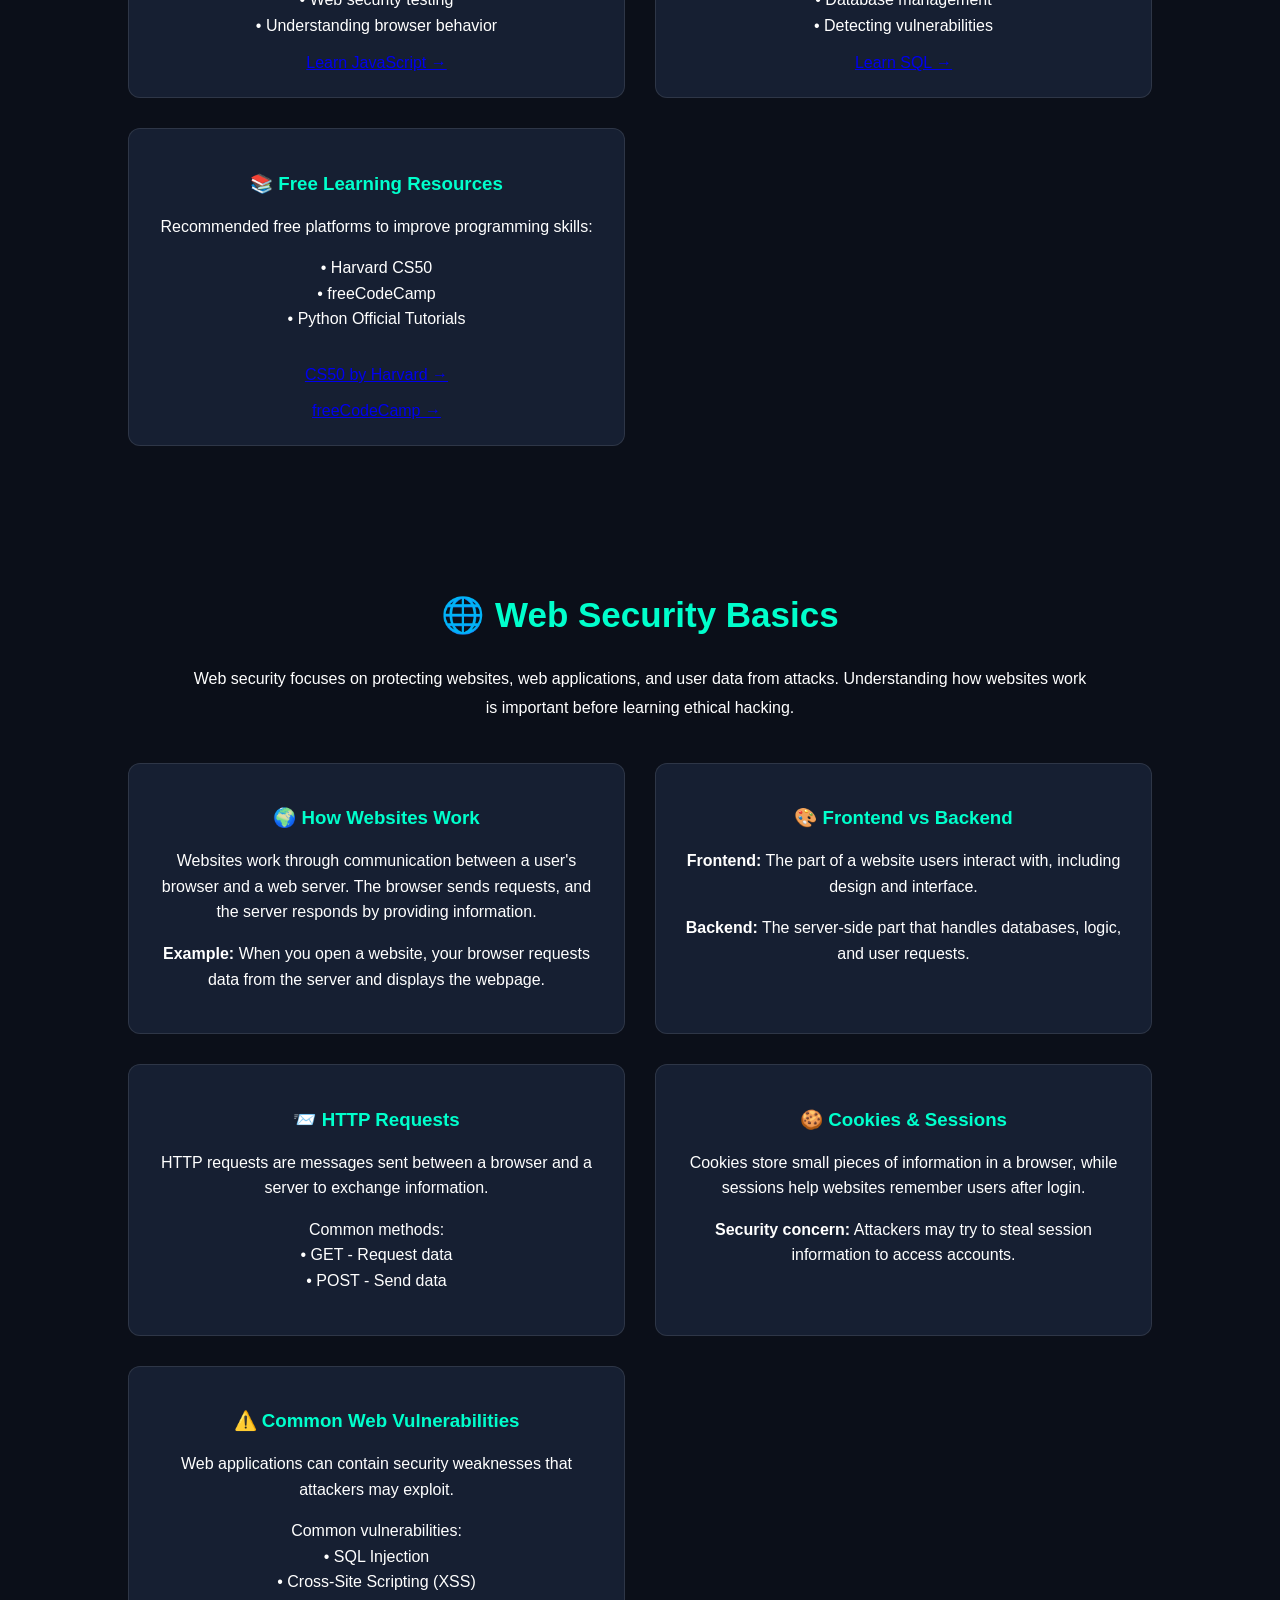
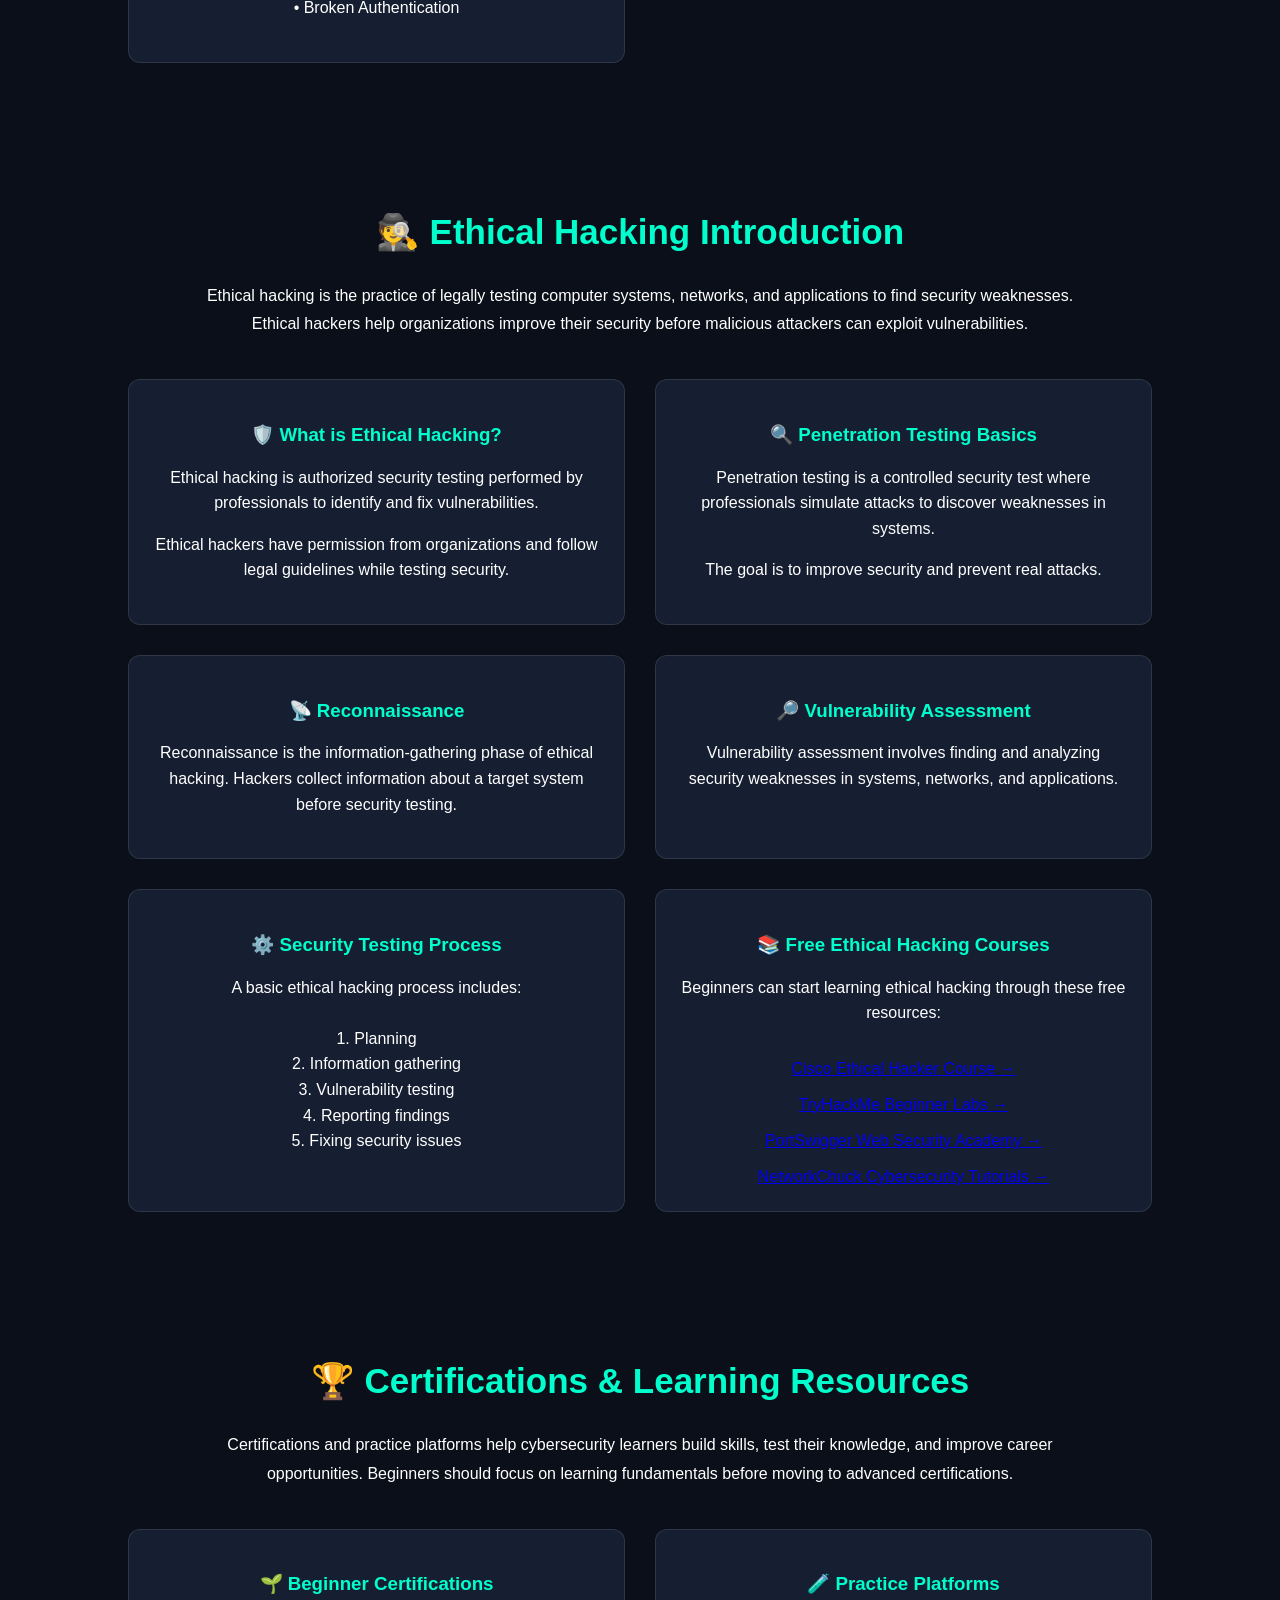
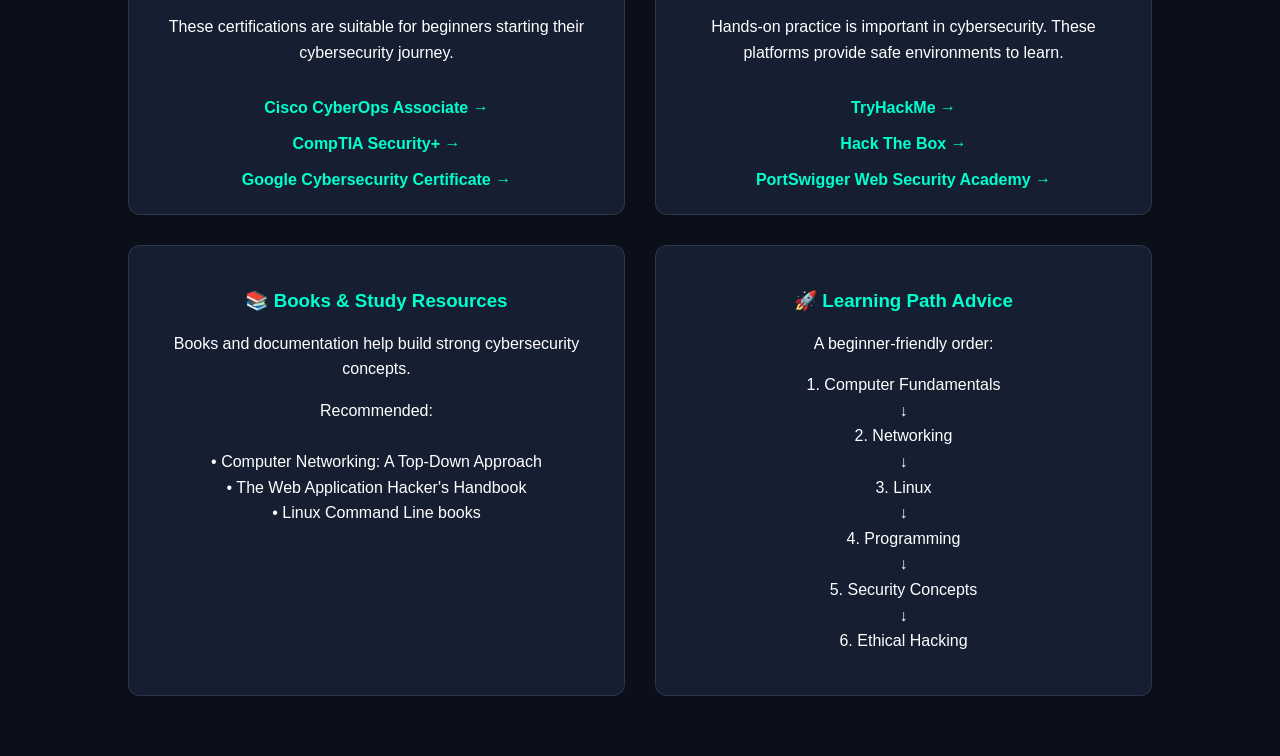
<file: pages/learn.html>
<!DOCTYPE html>
<html lang="en">

<head>
    <meta charset="UTF-8">
    <meta name="viewport" content="width=device-width, initial-scale=1.0">

    <title>Start Learning | ByteX</title>

    <link rel="stylesheet" href="../style.css">
</head>


<body>

    <nav>

        <div class="logo">
            BYTE X
        </div>

        <ul>
            <li><a href="../index.html">Home</a></li>
            <li><a href="explore.html">Explore</a></li>
            <li><a href="learn.html">Learn</a></li>
        </ul>

    </nav>


    <section class="hero">

        <h1>🚀 Start Learning</h1>

        <p>
            Begin your cybersecurity journey step by step,
            from computer basics to ethical hacking.
        </p>

    </section>


</body>
<section class="roadmap">

    <h2>🛣️ Cybersecurity Roadmap</h2>

    <p class="intro">
        Cybersecurity is a step-by-step journey. Before learning
        advanced security concepts, it is important to build strong
        foundations in computers, networks, programming, and systems.
    </p>


    <div class="roadmap-container">


        <div class="card">
            <h3>1️⃣ Computer Fundamentals</h3>

            <p>
                Learn how computers work, including hardware,
                software, operating systems, files, and basic
                computer concepts.
            </p>
        </div>


        <div class="card">
            <h3>2️⃣ Networking</h3>

            <p>
                Understand how devices communicate through networks,
                including IP addresses, ports, protocols, and the
                internet.
            </p>
        </div>


        <div class="card">
            <h3>3️⃣ Operating Systems</h3>

            <p>
                Learn about Windows and Linux systems, file systems,
                commands, and system management.
            </p>
        </div>


        <div class="card">
            <h3>4️⃣ Programming</h3>

            <p>
                Learn programming languages like Python, Bash,
                JavaScript, and SQL to automate tasks and understand
                how applications work.
            </p>
        </div>


        <div class="card">
            <h3>5️⃣ Security Fundamentals</h3>

            <p>
                Learn basic security concepts including threats,
                vulnerabilities, encryption, authentication, and
                security practices.
            </p>
        </div>


        <div class="card">
            <h3>6️⃣ Ethical Hacking</h3>

            <p>
                Learn penetration testing, vulnerability assessment,
                reconnaissance, and security testing techniques.
            </p>
        </div>


    </div>

</section>

<section class="networking">

    <h2>💻 Computer & Networking Basics</h2>

    <p class="intro">
        Networking is the foundation of cybersecurity. Understanding
        how computers communicate helps us understand how attacks happen
        and how systems can be protected.
    </p>


    <div class="networking-container">


        <div class="card">
            <h3>🖥️ How Computers Communicate</h3>

            <p>
                Computers communicate with each other by sending and
                receiving data through networks. This communication
                happens using rules called protocols.
            </p>
        </div>


        <div class="card">
            <h3>🌐 IP Addresses</h3>

            <p>
                An IP address is a unique address assigned to a device
                connected to a network. It helps devices identify and
                communicate with each other.
            </p>

            <p>
                <b>Example:</b> Just like a house has an address,
                every device on a network has an IP address.
            </p>
        </div>


        <div class="card">
            <h3>🔌 Ports</h3>

            <p>
                Ports are communication endpoints that allow different
                services and applications to communicate over a network.
            </p>

            <p>
                <b>Example:</b> Websites commonly use port 80 for HTTP
                and port 443 for HTTPS.
            </p>
        </div>


        <div class="card">
            <h3>📡 Network Protocols</h3>

            <p>
                Protocols are rules that define how data is transmitted
                between devices.
            </p>

            <p>
                Common protocols:
                <br>
                • HTTP/HTTPS
                <br>
                • DNS
                <br>
                • TCP/IP
            </p>
        </div>


        <div class="card">
            <h3>🌍 How the Internet Works</h3>

            <p>
                The internet is a global network of connected devices.
                When you visit a website, your device communicates with
                servers to request and receive information.
            </p>
        </div>


    </div>

</section>
<section class="linux">

    <h2>🐧 Linux Basics</h2>

    <p class="intro">
        Linux is an open-source operating system widely used in
        cybersecurity, servers, and ethical hacking. Learning Linux
        helps security professionals understand systems and use
        security tools effectively.
    </p>


    <div class="linux-container">


        <div class="card">
            <h3>🐧 What is Linux?</h3>

            <p>
                Linux is an open-source operating system that allows
                users to interact with and control computer systems.
                It is known for its security, flexibility, and
                customization options.
            </p>
        </div>


        <div class="card">
            <h3>📁 Linux File System</h3>

            <p>
                Linux organizes files and folders in a structured
                system. Understanding file locations helps users
                manage and navigate the operating system.
            </p>

            <p>
                Important directories:
                <br>
                • /home - User files
                <br>
                • /etc - Configuration files
                <br>
                • /var - System data
            </p>
        </div>


        <div class="card">
            <h3>⌨️ Basic Linux Commands</h3>

            <p>
                Linux commands allow users to interact with the system
                through the terminal.
            </p>

            <p>
                Common commands:
                <br>
                • ls - List files
                <br>
                • cd - Change directory
                <br>
                • pwd - Show current location
                <br>
                • mkdir - Create folder
            </p>
        </div>


        <div class="card">
            <h3>💻 Terminal Usage</h3>

            <p>
                The terminal is a command-line interface used to
                communicate directly with the operating system.
                Cybersecurity professionals use it for managing systems
                and running security tools.
            </p>
        </div>


        <div class="card">
            <h3>🛡️ Why Hackers Use Linux</h3>

            <p>
                Linux provides powerful tools, better control, and
                flexibility. Many ethical hacking and cybersecurity
                tools are designed for Linux environments.
            </p>

            <p>
                <b>Example:</b> Kali Linux is a popular Linux
                distribution used for security testing.
            </p>
        </div>


    </div>

</section>

<section class="programming">

    <h2>💻 Programming for Cybersecurity</h2>

    <p class="intro">
        Programming helps cybersecurity professionals understand how
        software works, automate tasks, analyze security issues, and
        build security solutions.
    </p>


    <div class="programming-container">


        <div class="card">
            <h3>🐍 Python</h3>

            <p>
                Python is one of the most popular programming languages
                in cybersecurity. It is used for automation, scripting,
                security tools, and data analysis.
            </p>

            <p>
                <b>Used for:</b>
                <br>
                • Automation scripts
                <br>
                • Security testing
                <br>
                • Data analysis
            </p>

            <a href="https://www.python.org/about/gettingstarted/" target="_blank">
                Learn Python →
            </a>
        </div>



        <div class="card">
            <h3>🐚 Bash Scripting</h3>

            <p>
                Bash is a scripting language used in Linux systems.
                It helps automate tasks and manage system operations
                through the command line.
            </p>

            <p>
                <b>Used for:</b>
                <br>
                • System administration
                <br>
                • Automation
                <br>
                • Running commands efficiently
            </p>

            <a href="https://linuxcommand.org/" target="_blank">
                Learn Bash →
            </a>
        </div>



        <div class="card">
            <h3>🌐 JavaScript</h3>

            <p>
                JavaScript is mainly used for web development.
                Understanding JavaScript helps cybersecurity learners
                understand how websites and web vulnerabilities work.
            </p>

            <p>
                <b>Used for:</b>
                <br>
                • Web security testing
                <br>
                • Understanding browser behavior
            </p>

            <a href="https://www.freecodecamp.org/learn/javascript-algorithms-and-data-structures/" target="_blank">
                Learn JavaScript →
            </a>
        </div>



        <div class="card">
            <h3>🗄️ SQL</h3>

            <p>
                SQL is used to communicate with databases. Learning SQL
                helps cybersecurity professionals understand database
                security and attacks like SQL Injection.
            </p>

            <p>
                <b>Used for:</b>
                <br>
                • Database management
                <br>
                • Detecting vulnerabilities
            </p>

            <a href="https://www.w3schools.com/sql/" target="_blank">
                Learn SQL →
            </a>
        </div>



        <div class="card">
            <h3>📚 Free Learning Resources</h3>

            <p>
                Recommended free platforms to improve programming skills:
            </p>

            <p>
                • Harvard CS50
                <br>
                • freeCodeCamp
                <br>
                • Python Official Tutorials
            </p>

            <br>

            <a href="https://cs50.harvard.edu/x/" target="_blank">
                CS50 by Harvard →
            </a>

            <br><br>

            <a href="https://www.freecodecamp.org/" target="_blank">
                freeCodeCamp →
            </a>

        </div>


    </div>

</section>
<section class="websecurity">

    <h2>🌐 Web Security Basics</h2>

    <p class="intro">
        Web security focuses on protecting websites, web applications,
        and user data from attacks. Understanding how websites work is
        important before learning ethical hacking.
    </p>


    <div class="websecurity-container">


        <div class="card">
            <h3>🌍 How Websites Work</h3>

            <p>
                Websites work through communication between a user's
                browser and a web server. The browser sends requests,
                and the server responds by providing information.
            </p>

            <p>
                <b>Example:</b> When you open a website, your browser
                requests data from the server and displays the webpage.
            </p>
        </div>



        <div class="card">
            <h3>🎨 Frontend vs Backend</h3>

            <p>
                <b>Frontend:</b> The part of a website users interact
                with, including design and interface.
            </p>

            <p>
                <b>Backend:</b> The server-side part that handles
                databases, logic, and user requests.
            </p>
        </div>



        <div class="card">
            <h3>📨 HTTP Requests</h3>

            <p>
                HTTP requests are messages sent between a browser and
                a server to exchange information.
            </p>

            <p>
                Common methods:
                <br>
                • GET - Request data
                <br>
                • POST - Send data
            </p>
        </div>



        <div class="card">
            <h3>🍪 Cookies & Sessions</h3>

            <p>
                Cookies store small pieces of information in a browser,
                while sessions help websites remember users after login.
            </p>

            <p>
                <b>Security concern:</b> Attackers may try to steal
                session information to access accounts.
            </p>
        </div>



        <div class="card">
            <h3>⚠️ Common Web Vulnerabilities</h3>

            <p>
                Web applications can contain security weaknesses that
                attackers may exploit.
            </p>

            <p>
                Common vulnerabilities:
                <br>
                • SQL Injection
                <br>
                • Cross-Site Scripting (XSS)
                <br>
                • Broken Authentication
            </p>
        </div>


    </div>

</section>
<section class="ethical">

    <h2>🕵️ Ethical Hacking Introduction</h2>

    <p class="intro">
        Ethical hacking is the practice of legally testing computer
        systems, networks, and applications to find security weaknesses.
        Ethical hackers help organizations improve their security before
        malicious attackers can exploit vulnerabilities.
    </p>


    <div class="ethical-container">


        <div class="card">
            <h3>🛡️ What is Ethical Hacking?</h3>

            <p>
                Ethical hacking is authorized security testing performed
                by professionals to identify and fix vulnerabilities.
            </p>

            <p>
                Ethical hackers have permission from organizations and
                follow legal guidelines while testing security.
            </p>
        </div>



        <div class="card">
            <h3>🔍 Penetration Testing Basics</h3>

            <p>
                Penetration testing is a controlled security test where
                professionals simulate attacks to discover weaknesses
                in systems.
            </p>

            <p>
                The goal is to improve security and prevent real attacks.
            </p>
        </div>



        <div class="card">
            <h3>📡 Reconnaissance</h3>

            <p>
                Reconnaissance is the information-gathering phase of
                ethical hacking. Hackers collect information about a
                target system before security testing.
            </p>
        </div>



        <div class="card">
            <h3>🔎 Vulnerability Assessment</h3>

            <p>
                Vulnerability assessment involves finding and analyzing
                security weaknesses in systems, networks, and applications.
            </p>
        </div>



        <div class="card">
            <h3>⚙️ Security Testing Process</h3>

            <p>
                A basic ethical hacking process includes:
                <br><br>
                1. Planning
                <br>
                2. Information gathering
                <br>
                3. Vulnerability testing
                <br>
                4. Reporting findings
                <br>
                5. Fixing security issues
            </p>
        </div>



        <div class="card">
            <h3>📚 Free Ethical Hacking Courses</h3>

            <p>
                Beginners can start learning ethical hacking through
                these free resources:
            </p>

            <br>

            <a href="https://skillsforall.com/course/ethical-hacker" target="_blank">
                Cisco Ethical Hacker Course →
            </a>

            <br><br>

            <a href="https://tryhackme.com/" target="_blank">
                TryHackMe Beginner Labs →
            </a>

            <br><br>

            <a href="https://portswigger.net/web-security" target="_blank">
                PortSwigger Web Security Academy →
            </a>

            <br><br>

            <a href="https://www.youtube.com/@NetworkChuck" target="_blank">
                NetworkChuck Cybersecurity Tutorials →
            </a>

        </div>


    </div>

</section>
<section class="certifications">

    <h2>🏆 Certifications & Learning Resources</h2>

    <p class="intro">
        Certifications and practice platforms help cybersecurity
        learners build skills, test their knowledge, and improve
        career opportunities. Beginners should focus on learning
        fundamentals before moving to advanced certifications.
    </p>


    <div class="certifications-container">


        <div class="card">
            <h3>🌱 Beginner Certifications</h3>

            <p>
                These certifications are suitable for beginners starting
                their cybersecurity journey.
            </p>

            <br>

            <a href="https://www.cisco.com/site/us/en/learn/training-certifications/certifications/cyberops-associate/index.html" target="_blank">
                Cisco CyberOps Associate →
            </a>

            <br><br>

            <a href="https://www.comptia.org/certifications/security" target="_blank">
                CompTIA Security+ →
            </a>

            <br><br>

            <a href="https://www.coursera.org/professional-certificates/google-cybersecurity" target="_blank">
                Google Cybersecurity Certificate →
            </a>

        </div>



        <div class="card">
            <h3>🧪 Practice Platforms</h3>

            <p>
                Hands-on practice is important in cybersecurity.
                These platforms provide safe environments to learn.
            </p>

            <br>

            <a href="https://tryhackme.com/" target="_blank">
                TryHackMe →
            </a>

            <br><br>

            <a href="https://www.hackthebox.com/" target="_blank">
                Hack The Box →
            </a>

            <br><br>

            <a href="https://portswigger.net/web-security" target="_blank">
                PortSwigger Web Security Academy →
            </a>

        </div>



        <div class="card">
            <h3>📚 Books & Study Resources</h3>

            <p>
                Books and documentation help build strong cybersecurity
                concepts.
            </p>

            <p>
                Recommended:
                <br><br>
                • Computer Networking: A Top-Down Approach
                <br>
                • The Web Application Hacker's Handbook
                <br>
                • Linux Command Line books
            </p>

        </div>



        <div class="card">
            <h3>🚀 Learning Path Advice</h3>

            <p>
                A beginner-friendly order:
            </p>

            <p>
                1. Computer Fundamentals
                <br>
                ↓
                <br>
                2. Networking
                <br>
                ↓
                <br>
                3. Linux
                <br>
                ↓
                <br>
                4. Programming
                <br>
                ↓
                <br>
                5. Security Concepts
                <br>
                ↓
                <br>
                6. Ethical Hacking
            </p>

        </div>


    </div>

</section>
</html>
</file>
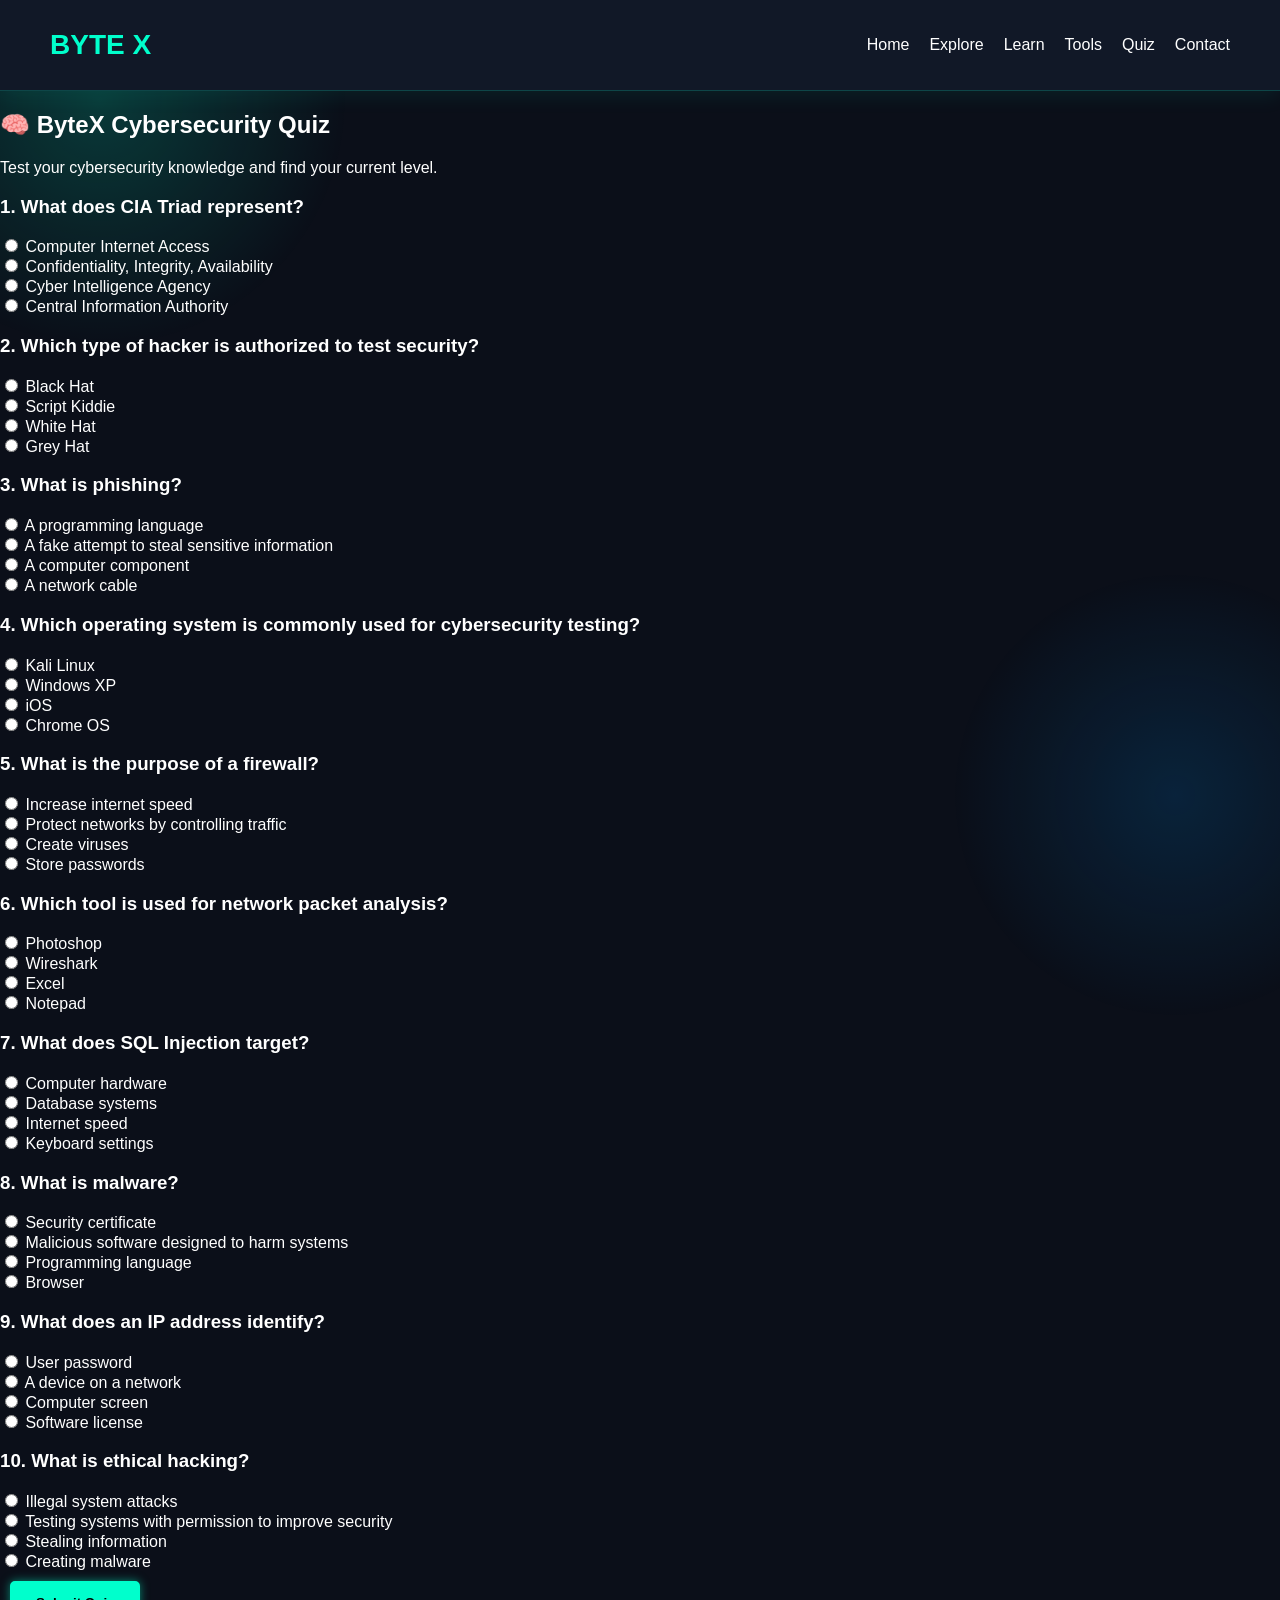
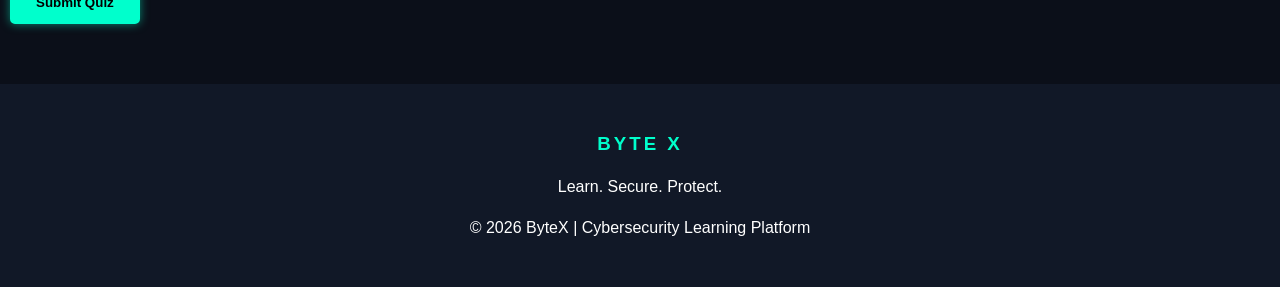
<file: pages/quiz.html>
<!DOCTYPE html>
<html lang="en">

<head>

    <meta charset="UTF-8">
    <meta name="viewport" content="width=device-width, initial-scale=1.0">

    <title>Cyber Quiz | ByteX</title>

    <link rel="stylesheet" href="../style.css">

</head>


<body>


<nav>

    <div class="logo">
        BYTE X
    </div>


    <ul>

        <li><a href="../index.html">Home</a></li>
        <li><a href="explore.html">Explore</a></li>
        <li><a href="learn.html">Learn</a></li>
        <li><a href="tools.html">Tools</a></li>
        <li><a href="quiz.html">Quiz</a></li>
        <li><a href="contact.html">Contact</a></li>

    </ul>

</nav>




<section class="quiz">

    <h1>🧠 ByteX Cybersecurity Quiz</h1>

    <p class="intro">
        Test your cybersecurity knowledge and find your current level.
    </p>



<form id="quizForm">


<div class="quiz-card">

<h3>1. What does CIA Triad represent?</h3>

<label>
<input type="radio" name="q1" value="0">
Computer Internet Access
</label>

<br>

<label>
<input type="radio" name="q1" value="1">
Confidentiality, Integrity, Availability
</label>

<br>

<label>
<input type="radio" name="q1" value="0">
Cyber Intelligence Agency
</label>

<br>

<label>
<input type="radio" name="q1" value="0">
Central Information Authority
</label>

</div>





<div class="quiz-card">

<h3>2. Which type of hacker is authorized to test security?</h3>

<label>
<input type="radio" name="q2" value="0">
Black Hat
</label>

<br>

<label>
<input type="radio" name="q2" value="0">
Script Kiddie
</label>

<br>

<label>
<input type="radio" name="q2" value="1">
White Hat
</label>

<br>

<label>
<input type="radio" name="q2" value="0">
Grey Hat
</label>

</div>





<div class="quiz-card">

<h3>3. What is phishing?</h3>

<label>
<input type="radio" name="q3" value="0">
A programming language
</label>

<br>

<label>
<input type="radio" name="q3" value="1">
A fake attempt to steal sensitive information
</label>

<br>

<label>
<input type="radio" name="q3" value="0">
A computer component
</label>

<br>

<label>
<input type="radio" name="q3" value="0">
A network cable
</label>

</div>





<div class="quiz-card">

<h3>4. Which operating system is commonly used for cybersecurity testing?</h3>

<label>
<input type="radio" name="q4" value="1">
Kali Linux
</label>

<br>

<label>
<input type="radio" name="q4" value="0">
Windows XP
</label>

<br>

<label>
<input type="radio" name="q4" value="0">
iOS
</label>

<br>

<label>
<input type="radio" name="q4" value="0">
Chrome OS
</label>

</div>





<div class="quiz-card">

<h3>5. What is the purpose of a firewall?</h3>

<label>
<input type="radio" name="q5" value="0">
Increase internet speed
</label>

<br>

<label>
<input type="radio" name="q5" value="1">
Protect networks by controlling traffic
</label>

<br>

<label>
<input type="radio" name="q5" value="0">
Create viruses
</label>

<br>

<label>
<input type="radio" name="q5" value="0">
Store passwords
</label>

</div>





<div class="quiz-card">

<h3>6. Which tool is used for network packet analysis?</h3>

<label>
<input type="radio" name="q6" value="0">
Photoshop
</label>

<br>

<label>
<input type="radio" name="q6" value="1">
Wireshark
</label>

<br>

<label>
<input type="radio" name="q6" value="0">
Excel
</label>

<br>

<label>
<input type="radio" name="q6" value="0">
Notepad
</label>

</div>





<div class="quiz-card">

<h3>7. What does SQL Injection target?</h3>

<label>
<input type="radio" name="q7" value="0">
Computer hardware
</label>

<br>

<label>
<input type="radio" name="q7" value="1">
Database systems
</label>

<br>

<label>
<input type="radio" name="q7" value="0">
Internet speed
</label>

<br>

<label>
<input type="radio" name="q7" value="0">
Keyboard settings
</label>

</div>





<div class="quiz-card">

<h3>8. What is malware?</h3>

<label>
<input type="radio" name="q8" value="0">
Security certificate
</label>

<br>

<label>
<input type="radio" name="q8" value="1">
Malicious software designed to harm systems
</label>

<br>

<label>
<input type="radio" name="q8" value="0">
Programming language
</label>

<br>

<label>
<input type="radio" name="q8" value="0">
Browser
</label>

</div>





<div class="quiz-card">

<h3>9. What does an IP address identify?</h3>

<label>
<input type="radio" name="q9" value="0">
User password
</label>

<br>

<label>
<input type="radio" name="q9" value="1">
A device on a network
</label>

<br>

<label>
<input type="radio" name="q9" value="0">
Computer screen
</label>

<br>

<label>
<input type="radio" name="q9" value="0">
Software license
</label>

</div>





<div class="quiz-card">

<h3>10. What is ethical hacking?</h3>

<label>
<input type="radio" name="q10" value="0">
Illegal system attacks
</label>

<br>

<label>
<input type="radio" name="q10" value="1">
Testing systems with permission to improve security
</label>

<br>

<label>
<input type="radio" name="q10" value="0">
Stealing information
</label>

<br>

<label>
<input type="radio" name="q10" value="0">
Creating malware
</label>

</div>



<button type="button" class="btn" onclick="checkQuiz()">
    Submit Quiz
</button>


</form>



<h2 id="result"></h2>


</section>


<script src="../script.js"></script>
<footer>

    <h3>BYTE X</h3>

    <p>
        Learn. Secure. Protect.
    </p>

    <p>
        © 2026 ByteX | Cybersecurity Learning Platform
    </p>

</footer>

</body>

</html>
</file>
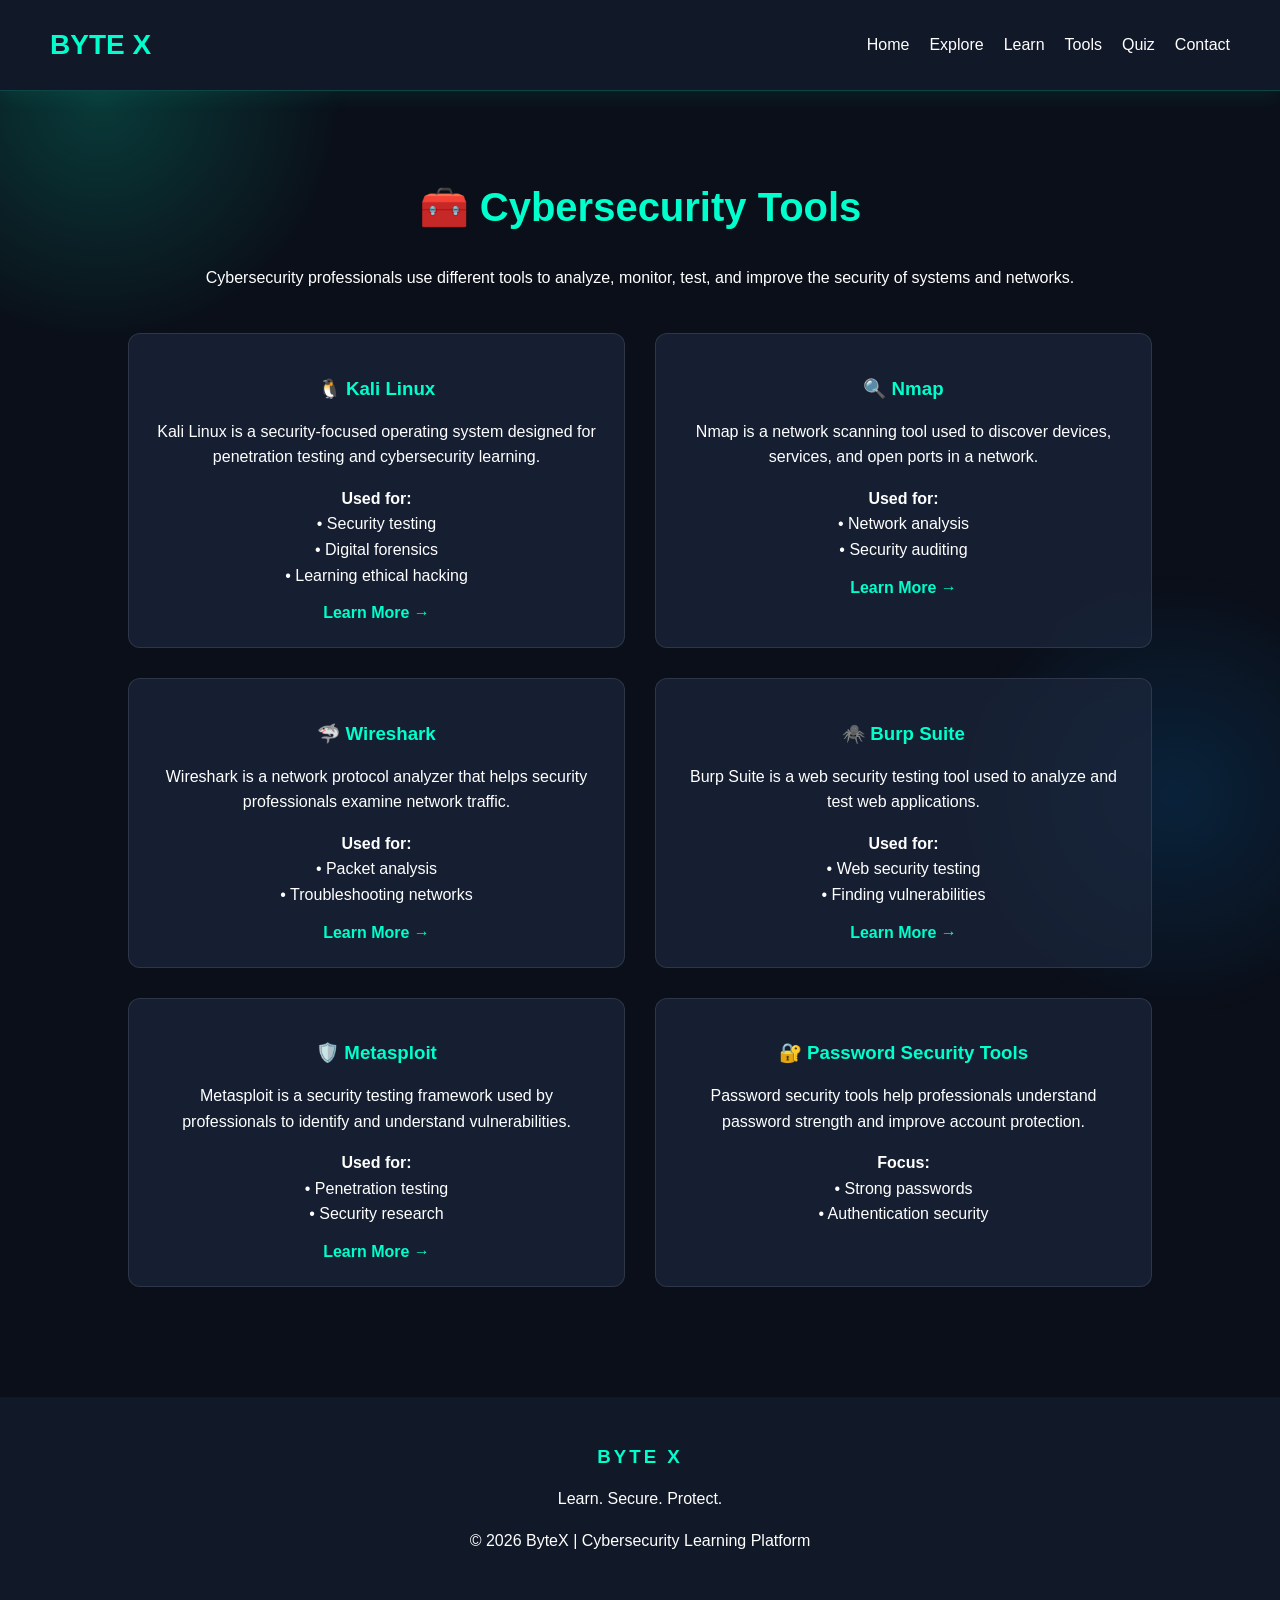
<file: pages/tools.html>
<!DOCTYPE html>
<html lang="en">

<head>

    <meta charset="UTF-8">
    <meta name="viewport" content="width=device-width, initial-scale=1.0">

    <title>Cybersecurity Tools | ByteX</title>

    <link rel="stylesheet" href="../style.css">

</head>


<body>


<nav>

    <div class="logo">
        BYTE X
    </div>


    <ul>

        <li><a href="../index.html">Home</a></li>
        <li><a href="explore.html">Explore</a></li>
        <li><a href="learn.html">Learn</a></li>
        <li><a href="tools.html">Tools</a></li>
        <li><a href="quiz.html">Quiz</a></li>
        <li><a href="contact.html">Contact</a></li>

    </ul>

</nav>



<section class="tools">


    <h1>🧰 Cybersecurity Tools</h1>


    <p class="intro">

        Cybersecurity professionals use different tools to analyze,
        monitor, test, and improve the security of systems and networks.

    </p>



    <div class="tools-container">


        <div class="card">

            <h3>🐧 Kali Linux</h3>

            <p>
                Kali Linux is a security-focused operating system
                designed for penetration testing and cybersecurity
                learning.
            </p>

            <p>
                <b>Used for:</b>
                <br>
                • Security testing
                <br>
                • Digital forensics
                <br>
                • Learning ethical hacking
            </p>

            <a href="https://www.kali.org/" target="_blank">
                Learn More →
            </a>

        </div>




        <div class="card">

            <h3>🔍 Nmap</h3>

            <p>
                Nmap is a network scanning tool used to discover
                devices, services, and open ports in a network.
            </p>

            <p>
                <b>Used for:</b>
                <br>
                • Network analysis
                <br>
                • Security auditing
            </p>

            <a href="https://nmap.org/" target="_blank">
                Learn More →
            </a>

        </div>




        <div class="card">

            <h3>🦈 Wireshark</h3>

            <p>
                Wireshark is a network protocol analyzer that helps
                security professionals examine network traffic.
            </p>

            <p>
                <b>Used for:</b>
                <br>
                • Packet analysis
                <br>
                • Troubleshooting networks
            </p>

            <a href="https://www.wireshark.org/" target="_blank">
                Learn More →
            </a>

        </div>




        <div class="card">

            <h3>🕷️ Burp Suite</h3>

            <p>
                Burp Suite is a web security testing tool used to
                analyze and test web applications.
            </p>

            <p>
                <b>Used for:</b>
                <br>
                • Web security testing
                <br>
                • Finding vulnerabilities
            </p>

            <a href="https://portswigger.net/burp" target="_blank">
                Learn More →
            </a>

        </div>




        <div class="card">

            <h3>🛡️ Metasploit</h3>

            <p>
                Metasploit is a security testing framework used by
                professionals to identify and understand vulnerabilities.
            </p>

            <p>
                <b>Used for:</b>
                <br>
                • Penetration testing
                <br>
                • Security research
            </p>

            <a href="https://www.metasploit.com/" target="_blank">
                Learn More →
            </a>

        </div>




        <div class="card">

            <h3>🔐 Password Security Tools</h3>

            <p>
                Password security tools help professionals understand
                password strength and improve account protection.
            </p>

            <p>
                <b>Focus:</b>
                <br>
                • Strong passwords
                <br>
                • Authentication security
            </p>

        </div>



    </div>


</section>


<footer>

    <h3>BYTE X</h3>

    <p>
        Learn. Secure. Protect.
    </p>

    <p>
        © 2026 ByteX | Cybersecurity Learning Platform
    </p>

</footer>
</body>

</html>
</file>
<file: style.css>
body {
    margin: 0;
    font-family: Arial, sans-serif;
    background: #0b0f19;
    color: white;
}

nav {
    display: flex;
    justify-content: space-between;
    align-items: center;
    padding: 20px 50px;
    background: #111827;
}

.logo {
    font-size: 28px;
    font-weight: bold;
    color: #00ffcc;
}

nav ul {
    display: flex;
    list-style: none;
    gap: 20px;
}

nav ul li a {
    text-decoration: none;
    color: white;
}

.hero {
    text-align: center;
    padding: 120px 20px;
}

.hero h1 {
    font-size: 70px;
    color: #00ffcc;
}

.hero p {
    font-size: 20px;
    max-width: 700px;
    margin: auto;
}

.buttons {
    margin-top: 30px;
}

.btn {
    display: inline-block;
    padding: 12px 24px;
    margin: 10px;
    background: #00ffcc;
    color: black;
    text-decoration: none;
    border-radius: 5px;
    font-weight: bold;
}
.topics{
    padding:80px 10%;
    text-align:center;
}

.topics h2{
    font-size:40px;
    margin-bottom:50px;
    color:#00ffcc;
}

.topic-container{
    display:flex;
    justify-content:center;
    gap:25px;
    flex-wrap:wrap;
}

.card{
    background:#1b263b;
    width:260px;
    padding:25px;
    border-radius:12px;
    transition:0.3s;
}

.card:hover{
    transform:translateY(-10px);
}

.card h3{
    color:#00ffcc;
}

.card p{
    line-height:1.6;
}

.content {
    padding: 60px 10%;
    text-align: center;
}

.content h2 {
    color: #00ffcc;
    font-size: 35px;
}

.content p {
    font-size: 18px;
    line-height: 1.8;
    max-width: 900px;
    margin: 20px auto;
}
.cia {
    padding: 60px 10%;
    text-align: center;
}

.cia h2 {
    color: #00ffcc;
    font-size: 35px;
}

.cia-container {
    display: flex;
    justify-content: center;
    gap: 25px;
    flex-wrap: wrap;
}

.cia .card {
    background: #1b263b;
    width: 260px;
    padding: 25px;
    border-radius: 12px;
}

.cia .card h3 {
    color: #00ffcc;
}

.cia .card p {
    line-height: 1.6;
}
.importance {
    padding: 60px 10%;
    text-align: center;
}

.importance h2 {
    color: #00ffcc;
    font-size: 35px;
}

.importance .intro {
    max-width: 900px;
    margin: 20px auto 40px;
    line-height: 1.8;
}

.importance-container {
    display: grid;
    grid-template-columns: repeat(2, 1fr);
    gap: 30px;
}

.importance .card {
    width: auto;
    min-height: 280px;
}

.importance .conclusion {
    margin-top: 40px;
    line-height: 1.8;
}


@media(max-width:800px){

    .importance-container {
        grid-template-columns: 1fr;
    }

}
.hackers {
    padding: 60px 10%;
    text-align: center;
}

.hackers h2 {
    color: #00ffcc;
    font-size: 35px;
}

.hackers .intro {
    max-width: 900px;
    margin: 20px auto 40px;
    line-height: 1.8;
}

.hackers-container {
    display: grid;
    grid-template-columns: repeat(2, 1fr);
    gap: 30px;
}

.hackers .card {
    width: auto;
}


@media(max-width:800px){

    .hackers-container {
        grid-template-columns: 1fr;
    }

}
.threats {
    padding: 60px 10%;
    text-align: center;
}

.threats h2 {
    color: #00ffcc;
    font-size: 35px;
}

.threats .intro {
    max-width: 900px;
    margin: 20px auto 40px;
    line-height: 1.8;
}

.threats-container {
    display: grid;
    grid-template-columns: repeat(2, 1fr);
    gap: 30px;
}

.threats .card {
    width: auto;
}

.threats .conclusion {
    margin-top: 40px;
    line-height: 1.8;
}


@media(max-width:800px){

    .threats-container {
        grid-template-columns: 1fr;
    }

}
.incidents {
    padding: 60px 10%;
    text-align: center;
}

.incidents h2 {
    color: #00ffcc;
    font-size: 35px;
}

.incidents .intro {
    max-width: 900px;
    margin: 20px auto 40px;
    line-height: 1.8;
}

.incidents-container {
    display: grid;
    grid-template-columns: repeat(2, 1fr);
    gap: 30px;
}

.incidents .card {
    width: auto;
}

.incidents .conclusion {
    margin-top: 40px;
    line-height: 1.8;
}


@media(max-width:800px){

    .incidents-container {
        grid-template-columns: 1fr;
    }

}
.domains {
    padding: 60px 10%;
    text-align: center;
}

.domains h2 {
    color: #00ffcc;
    font-size: 35px;
}

.domains .intro {
    max-width: 900px;
    margin: 20px auto 40px;
    line-height: 1.8;
}

.domains-container {
    display: grid;
    grid-template-columns: repeat(2, 1fr);
    gap: 30px;
}

.domains .card {
    width: auto;
}

.domains .conclusion {
    margin-top: 40px;
    line-height: 1.8;
}


@media(max-width:800px){

    .domains-container {
        grid-template-columns: 1fr;
    }

}
.roadmap {
    padding: 60px 10%;
    text-align: center;
}

.roadmap h2 {
    color: #00ffcc;
    font-size: 35px;
}

.roadmap .intro {
    max-width: 900px;
    margin: 20px auto 40px;
    line-height: 1.8;
}

.roadmap-container {
    display: grid;
    grid-template-columns: repeat(2, 1fr);
    gap: 30px;
}

.roadmap .card {
    width: auto;
}


@media(max-width:800px){

    .roadmap-container {
        grid-template-columns: 1fr;
    }

}
.networking {
    padding: 60px 10%;
    text-align: center;
}

.networking h2 {
    color: #00ffcc;
    font-size: 35px;
}

.networking .intro {
    max-width: 900px;
    margin: 20px auto 40px;
    line-height: 1.8;
}

.networking-container {
    display: grid;
    grid-template-columns: repeat(2, 1fr);
    gap: 30px;
}

.networking .card {
    width: auto;
}


@media(max-width:800px){

    .networking-container {
        grid-template-columns: 1fr;
    }

}
.linux {
    padding: 60px 10%;
    text-align: center;
}

.linux h2 {
    color: #00ffcc;
    font-size: 35px;
}

.linux .intro {
    max-width: 900px;
    margin: 20px auto 40px;
    line-height: 1.8;
}

.linux-container {
    display: grid;
    grid-template-columns: repeat(2, 1fr);
    gap: 30px;
}

.linux .card {
    width: auto;
}


@media(max-width:800px){

    .linux-container {
        grid-template-columns: 1fr;
    }

}
.programming {
    padding: 60px 10%;
    text-align: center;
}

.programming h2 {
    color: #00ffcc;
    font-size: 35px;
}

.programming .intro {
    max-width: 900px;
    margin: 20px auto 40px;
    line-height: 1.8;
}

.programming-container {
    display: grid;
    grid-template-columns: repeat(2, 1fr);
    gap: 30px;
}

.programming .card {
    width: auto;
}


@media(max-width:800px){

    .programming-container {
        grid-template-columns: 1fr;
    }

}
.websecurity {
    padding: 60px 10%;
    text-align: center;
}

.websecurity h2 {
    color: #00ffcc;
    font-size: 35px;
}

.websecurity .intro {
    max-width: 900px;
    margin: 20px auto 40px;
    line-height: 1.8;
}

.websecurity-container {
    display: grid;
    grid-template-columns: repeat(2, 1fr);
    gap: 30px;
}

.websecurity .card {
    width: auto;
}


@media(max-width:800px){

    .websecurity-container {
        grid-template-columns: 1fr;
    }

}
.ethical {
    padding: 60px 10%;
    text-align: center;
}

.ethical h2 {
    color: #00ffcc;
    font-size: 35px;
}

.ethical .intro {
    max-width: 900px;
    margin: 20px auto 40px;
    line-height: 1.8;
}

.ethical-container {
    display: grid;
    grid-template-columns: repeat(2, 1fr);
    gap: 30px;
}

.ethical .card {
    width: auto;
}


@media(max-width:800px){

    .ethical-container {
        grid-template-columns: 1fr;
    }

}
.certifications {
    padding: 60px 10%;
    text-align: center;
}

.certifications h2 {
    color: #00ffcc;
    font-size: 35px;
}

.certifications .intro {
    max-width: 900px;
    margin: 20px auto 40px;
    line-height: 1.8;
}

.certifications-container {
    display: grid;
    grid-template-columns: repeat(2, 1fr);
    gap: 30px;
}

.certifications .card {
    width: auto;
}

.certifications a {
    color: #00ffcc;
    text-decoration: none;
    font-weight: bold;
}

.certifications a:hover {
    text-decoration: underline;
}


@media(max-width:800px){

    .certifications-container {
        grid-template-columns: 1fr;
    }

}
/* =========================
   Homepage New Sections
========================= */


.hero h2 {
    color: white;
    font-size: 35px;
    margin-top: 10px;
}


.why {
    padding: 80px 10%;
    text-align: center;
}


.why h2 {
    color: #00ffcc;
    font-size: 40px;
    margin-bottom: 50px;
}


.why .topic-container {
    display: flex;
    justify-content: center;
    gap: 30px;
    flex-wrap: wrap;
}



.why .card {
    width: 260px;
}




/* Improve all cards */

.card {
    box-sizing: border-box;
}



.card:hover {
    box-shadow: 0 0 20px #00ffcc;
}



/* CTA Section */

.cta {
    padding: 80px 10%;
    text-align: center;
    background: #111827;
    margin-top: 40px;
}


.cta h2 {
    color: #00ffcc;
    font-size: 40px;
}


.cta p {
    font-size: 18px;
    margin: 20px auto;
    max-width: 700px;
    line-height: 1.8;
}



/* Button animation */

.btn {
    transition: 0.3s;
}


.btn:hover {
    transform: translateY(-5px);
    box-shadow: 0 0 15px #00ffcc;
}



/* Better mobile view */

@media(max-width:800px){

    nav {
        flex-direction: column;
        gap: 20px;
    }


    nav ul {
        flex-wrap: wrap;
        justify-content: center;
        padding: 0;
    }


    .hero h1 {
        font-size: 50px;
    }


    .hero h2 {
        font-size: 25px;
    }


    .why h2,
    .topics h2,
    .cta h2 {
        font-size: 30px;
    }

}
.tools {
    padding: 60px 10%;
    text-align: center;
}


.tools h1 {
    color: #00ffcc;
    font-size: 40px;
}


.tools .intro {
    max-width: 900px;
    margin: 20px auto 40px;
    line-height: 1.8;
}


.tools-container {
    display: grid;
    grid-template-columns: repeat(2,1fr);
    gap: 30px;
}


.tools .card {
    width: auto;
}


.tools a {
    color: #00ffcc;
    text-decoration: none;
    font-weight: bold;
}


.tools a:hover {
    text-decoration: underline;
}



@media(max-width:800px){

    .tools-container {
        grid-template-columns: 1fr;
    }

}
.contact {

    padding: 80px 10%;
    text-align:center;

}


.contact h1 {

    color:#00ffcc;
    font-size:40px;

}


.contact .intro {

    max-width:700px;
    margin:20px auto 40px;
    line-height:1.8;

}



.contact-form {

    max-width:600px;
    margin:auto;
    display:flex;
    flex-direction:column;
    gap:20px;

}



.contact-form input,
.contact-form textarea {

    padding:15px;
    border-radius:8px;
    border:none;
    background:#1b263b;
    color:white;
    font-size:16px;

}



.contact-form textarea {

    height:150px;
    resize:none;

}



.contact-form input:focus,
.contact-form textarea:focus {

    outline:2px solid #00ffcc;

}
.awareness {

    padding:60px 10%;
    text-align:center;

}


.awareness h1 {

    color:#00ffcc;
    font-size:40px;

}


.awareness .intro {

    max-width:900px;
    margin:20px auto 40px;
    line-height:1.8;

}



.awareness-container {

    display:grid;
    grid-template-columns:repeat(2,1fr);
    gap:30px;

}


.awareness .card {

    width:auto;

}



@media(max-width:800px){

    .awareness-container {

        grid-template-columns:1fr;

    }

}
footer {

    background:#111827;
    text-align:center;
    padding:30px;
    margin-top:50px;

}


footer h3 {

    color:#00ffcc;
    letter-spacing:3px;

}


footer p {

    color:white;
    line-height:1.6;

}
.card {

    transition: 0.3s ease;
    border: 1px solid rgba(0,255,204,0.1);

}


.card:hover {

    transform: translateY(-10px);
    box-shadow: 0 10px 25px rgba(0,255,204,0.2);

}
/* Cyber Grid Background */


/* Animated Cyber Glow */

body {
    position: relative;
    overflow-x: hidden;
}


body::before {

    content: "";

    position: fixed;

    width: 500px;
    height: 500px;

    background: radial-gradient(
        circle,
        rgba(0,255,204,0.18),
        transparent 70%
    );

    top: -150px;
    left: -150px;

    z-index: -1;

    animation: glowMove 8s ease-in-out infinite alternate;

}



body::after {

    content: "";

    position: fixed;

    width: 450px;
    height: 450px;

    background: radial-gradient(
        circle,
        rgba(0,150,255,0.15),
        transparent 70%
    );

    bottom: -120px;
    right: -120px;

    z-index: -1;

    animation: glowMove2 10s ease-in-out infinite alternate;

}



@keyframes glowMove {

    from {

        transform: translate(0,0);

    }

    to {

        transform: translate(150px,100px);

    }

}



@keyframes glowMove2 {

    from {

        transform: translate(0,0);

    }

    to {

        transform: translate(-120px,-80px);

    }

}
/* Cyber Button Glow */

.btn {

    background:#00ffcc;
    color:#000;

    border:2px solid #00ffcc;

    box-shadow:
    0 0 10px rgba(0,255,204,0.5);

    transition:0.3s ease;

}



.btn:hover {

    background:transparent;

    color:#00ffcc;

    box-shadow:
    0 0 15px #00ffcc,
    0 0 30px rgba(0,255,204,0.6);

    transform:translateY(-5px);

}
/* Futuristic Navbar */

nav {

    border-bottom:1px solid rgba(0,255,204,0.2);

    box-shadow:
    0 5px 20px rgba(0,255,204,0.08);

}



nav ul li a {

    position:relative;

    transition:0.3s ease;

}



nav ul li a::after {

    content:"";

    position:absolute;

    width:0;

    height:2px;

    background:#00ffcc;

    left:50%;

    bottom:-5px;

    transition:0.3s ease;

    transform:translateX(-50%);

}



nav ul li a:hover::after {

    width:100%;

}



nav ul li a:hover {

    color:#00ffcc;

}

/* Page Entrance Animation */

section {

    animation: fadeUp 0.8s ease;

}


@keyframes fadeUp {

    from {

        opacity:0;

        transform:translateY(30px);

    }


    to {

        opacity:1;

        transform:translateY(0);

    }

}
/* Glass Card Style */

.card {

    background: rgba(27, 38, 59, 0.75);

    backdrop-filter: blur(10px);

    border: 1px solid rgba(255,255,255,0.1);

}
</file>
